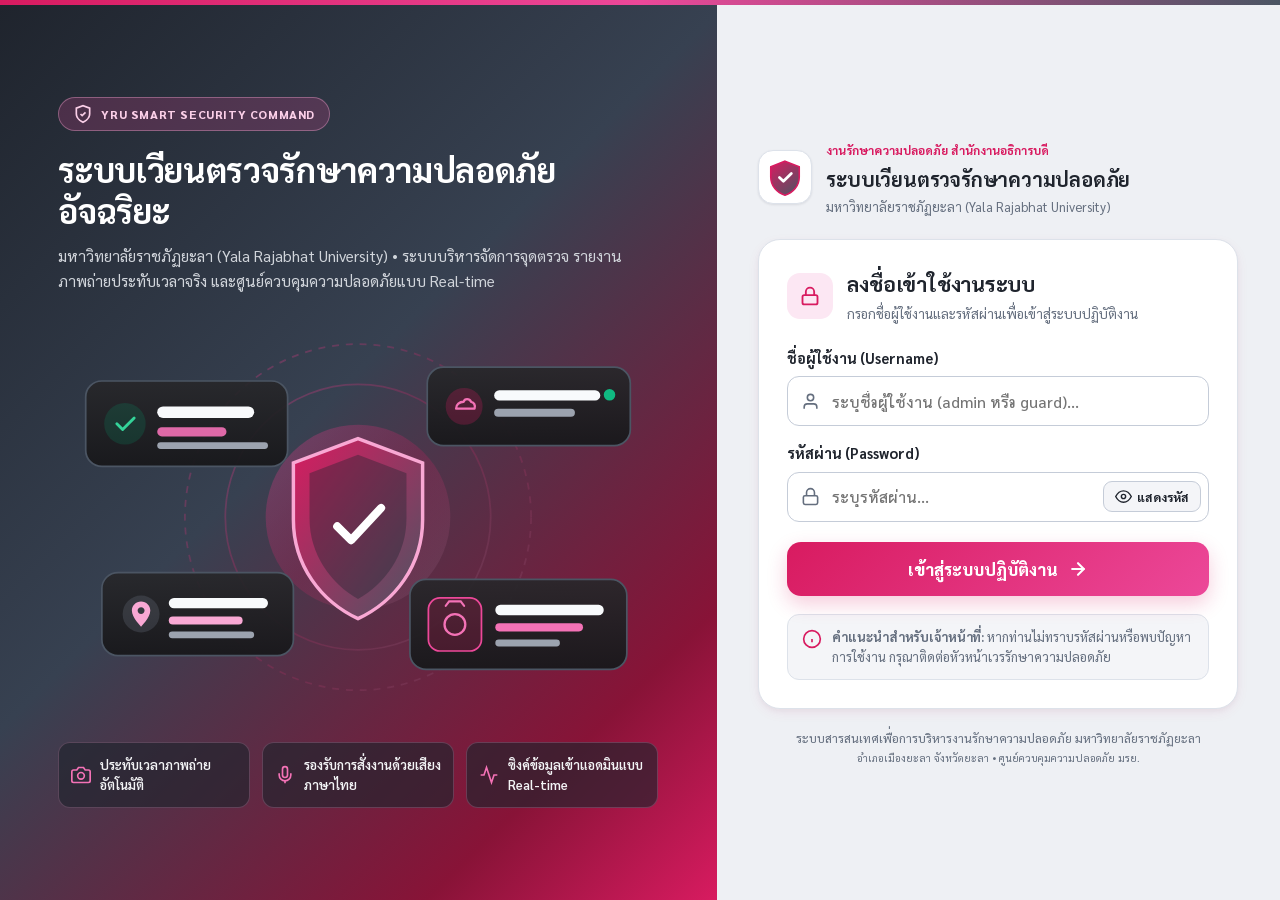
<file: index.html>
<!DOCTYPE html>
<html lang="th" data-theme="light">
<head>
  <meta charset="UTF-8">
  <meta name="viewport" content="width=device-width, initial-scale=1.0, maximum-scale=1.0, user-scalable=no, viewport-fit=cover">
  <title>ระบบเวียนตรวจรักษาความปลอดภัย - มหาวิทยาลัยราชภัฏยะลา</title>
  
  <!-- Fonts: Sarabun & Plus Jakarta Sans -->
  <link rel="preconnect" href="https://fonts.googleapis.com">
  <link rel="preconnect" href="https://fonts.gstatic.com" crossorigin>
  <link rel="stylesheet" href="https://fonts.googleapis.com/css2?family=Plus+Jakarta+Sans:wght@500;600;700;800&family=Sarabun:ital,wght@0,300;0,400;0,500;0,600;0,700;0,800;1,400;1,600&display=swap">
  
  <!-- เปิดในเบราว์เซอร์หลักของเครื่องอัตโนมัติเมื่อเข้าผ่าน LINE / แอปอื่น (เพื่อให้เปิดกล้องได้โดยตรง) -->
  <script src="js/browser-escape.js?v=6.6"></script>
  <!-- CSS -->
  <link rel="stylesheet" href="css/style.css?v=6.6">
  <!-- Auth Guard: บังคับให้เข้าสู่หน้า login.html ทุกครั้งที่มีการเปิดเข้าดูเว็บ -->
  <script>
    window.appLogout = function () {
      try {
        sessionStorage.clear();
        localStorage.removeItem('yru_sp_session');
      } catch (e) {}
      window.location.replace('login.html');
    };

    (function () {
      try {
        var savedTheme = localStorage.getItem('yru_sp_theme_v2') || localStorage.getItem('yru_sp_theme') || 'light';
        document.documentElement.setAttribute('data-theme', savedTheme);
        
        var session = sessionStorage.getItem('yru_sp_session');
        if (!session) {
          localStorage.removeItem('yru_sp_session');
          window.location.replace('login.html');
        }
      } catch (e) {
        window.location.replace('login.html');
      }
    })();
  </script>
</head>
<body class="wide">
  <!-- แถบสีประจำมหาวิทยาลัยด้านบนสุด -->
  <div class="uni-top-ribbon"></div>

  <!-- แถบส่วนหัวของเว็บไซต์แบบ Full-Wide (Official University Command Header Bar) -->
  <header class="bar" id="appHeader">
    <div class="bar-in">
      <!-- โลโก้และชื่อระบบพร้อม Vector Shield Emblem -->
      <div class="brand">
        <div class="brand-icon" aria-hidden="true">
          <svg viewBox="0 0 40 40" fill="none" class="brand-emblem-svg">
            <defs>
              <linearGradient id="hdrShieldGrad" x1="0" y1="0" x2="40" y2="40" gradientUnits="userSpaceOnUse">
                <stop stop-color="#D81B60"/>
                <stop offset="1" stop-color="#4B5563"/>
              </linearGradient>
            </defs>
            <path d="M20 3L35 9V20C35 29.8 28.5 36.8 20 39.5C11.5 36.8 5 29.8 5 20V9L20 3Z" fill="url(#hdrShieldGrad)"/>
            <path d="M20 7.5L31 12V19.8C31 27.2 26.2 32.6 20 34.8C13.8 32.6 9 27.2 9 19.8V12L20 7.5Z" fill="#0F172A" fill-opacity="0.28"/>
            <path d="M14.5 20.5L18.2 24.2L26 16.4" stroke="#FFFFFF" stroke-width="3" stroke-linecap="round" stroke-linejoin="round"/>
          </svg>
        </div>
        <div class="brand-text">
          <span class="brand-dept">งานรักษาความปลอดภัย กองกลาง</span>
          <h1>ระบบเวียนตรวจ รปภ. มรย.</h1>
          <small>มหาวิทยาลัยราชภัฏยะลา (Yala Rajabhat University)</small>
        </div>
      </div>

      <!-- ส่วนแสดงเวลา ปุ่มสลับมุมมอง และปุ่มออกจากระบบ -->
      <div class="header-right">
        <!-- นาฬิกาและวันที่ปัจจุบัน (เดินตามเวลาจริงพร้อมวินาที) -->
        <div class="clock-box" id="appClock" title="เวลาและวันที่ปัจจุบัน">
          <div class="clock-svg-wrap" aria-hidden="true">
            <svg class="svg-icon" viewBox="0 0 24 24" fill="none" stroke="currentColor" stroke-width="2">
              <circle cx="12" cy="12" r="10"/>
              <polyline points="12 6 12 12 16 14"/>
            </svg>
          </div>
          <div class="clock-meta">
            <span class="clock-label">เวลาปัจจุบัน</span>
            <span id="clockTime" class="clock-time">--:--:-- น.</span>
            <small id="clockDate" class="clock-date">วันที่</small>
          </div>
        </div>
        <script>
          (function () {
            var thaiMonths = ['ม.ค.','ก.พ.','มี.ค.','เม.ย.','พ.ค.','มิ.ย.','ก.ค.','ส.ค.','ก.ย.','ต.ค.','พ.ย.','ธ.ค.'];
            var tEl = document.getElementById('clockTime');
            var dEl = document.getElementById('clockDate');
            function updateHeaderClock() {
              var now = new Date();
              var h = String(now.getHours()).padStart(2, '0');
              var m = String(now.getMinutes()).padStart(2, '0');
              var s = String(now.getSeconds()).padStart(2, '0');
              if (tEl) tEl.textContent = h + ':' + m + ':' + s + ' น.';
              var d = now.getDate();
              var mon = thaiMonths[now.getMonth()];
              var y = (now.getFullYear() + 543) % 100;
              if (dEl) dEl.textContent = d + ' ' + mon + ' ' + y;
            }
            updateHeaderClock();
            setInterval(updateHeaderClock, 1000);
            window.__securityPatrolClockStarted = true;
          })();
        </script>

        <!-- ปุ่มออกจากระบบ -->
        <div class="user-pill" id="userPill">
          <button type="button" class="btn-logout-main" id="logoutBtn" onclick="window.appLogout()" title="กดเพื่อออกจากระบบ">
            <svg class="svg-icon" viewBox="0 0 24 24" fill="none" stroke="currentColor" stroke-width="2">
              <path d="M9 21H5a2 2 0 0 1-2-2V5a2 2 0 0 1 2-2h4"/>
              <polyline points="16 17 21 12 16 7"/>
              <line x1="21" y1="12" x2="9" y2="12"/>
            </svg>
            <span>ออกจากระบบ</span>
          </button>
        </div>

        <!-- ปุ่มสลับโหมดสีสบายตา / กลางคืน -->
        <button type="button" class="theme-toggle" id="themeToggle" title="สลับโหมดสีหน้าจอ">
          <svg class="svg-icon" viewBox="0 0 24 24" fill="none" stroke="currentColor" stroke-width="2">
            <path d="M21 12.79A9 9 0 1 1 11.21 3 7 7 0 0 0 21 12.79z"/>
          </svg>
        </button>
      </div>
    </div>

    <!-- ซ่อนไว้อัตโนมัติเนื่องจากแยกหน้าตามสิทธิ์ชัดเจน -->
    <div class="wrap" id="navTabsWrap" style="display: none;">
      <nav class="tabs">
        <button type="button" id="tabGuard" aria-selected="true" data-tab="guard">สำหรับ รปภ.</button>
        <button type="button" id="tabSupervisor" aria-selected="false" data-tab="supervisor">สำหรับหัวหน้าเวร</button>
      </nav>
    </div>
  </header>

  <!-- เนื้อหาหลักของระบบ (Full-Wide Responsive Container) -->
  <div class="wrap" id="appContent">
    <main>
      <!-- =========================================================
           ส่วนที่ 1: หน้าสำหรับเจ้าหน้าที่ รปภ. (ระบบบันทึกเวียนตรวจ)
           รองรับทั้งจอมือถือ และจอคอมพิวเตอร์/แท็บเล็ตแบบ Full-Wide 2 คอลัมน์
           ========================================================= -->
      <section id="panelGuard" class="tab-panel">
        <div class="guard-bento-layout">

          <!-- พื้นที่ 1: แบนเนอร์หัวข้อระบบเวียนตรวจพร้อม Vector Illustration -->
          <div class="role-welcome-banner guard-banner-modern guard-area-hero">
            <div class="banner-icon-modern" aria-hidden="true">
              <svg viewBox="0 0 64 64" fill="none" class="hero-illust-svg">
                <circle cx="32" cy="32" r="28" fill="#FFFFFF" fill-opacity="0.12" stroke="#FFFFFF" stroke-opacity="0.25" stroke-width="1.5" stroke-dasharray="4 4"/>
                <path d="M32 10L50 17V31C50 43.8 42.3 52.8 32 56C21.7 52.8 14 43.8 14 31V17L32 10Z" fill="#EC4899" fill-opacity="0.28" stroke="#F9A8D4" stroke-width="2.5"/>
                <path d="M24 32.5L29.5 38L41 26.5" stroke="#FFFFFF" stroke-width="4" stroke-linecap="round" stroke-linejoin="round"/>
              </svg>
            </div>
            <div class="banner-info">
              <div class="banner-top-tag">
                <span class="live-dot"></span>
                <span>SMART PATROL RECORDING SYSTEM • YRU</span>
              </div>
              <h2>บันทึกการเวียนตรวจรักษาความปลอดภัย</h2>
              <p>เลือกผลัดเวร ระบุอาคารสถานที่ แนบภาพถ่ายพร้อมประทับเวลาอัตโนมัติ และส่งรายงานเข้าศูนย์ควบคุมทันที</p>
            </div>
            <!-- ภาพประกอบกราฟิกด้านขวาของแบนเนอร์ -->
            <div class="banner-graphic-decor" aria-hidden="true">
              <svg viewBox="0 0 180 110" fill="none">
                <circle cx="130" cy="55" r="46" stroke="#F9A8D4" stroke-opacity="0.25" stroke-width="1.5"/>
                <circle cx="130" cy="55" r="30" stroke="#F472B6" stroke-opacity="0.35" stroke-width="1.5" stroke-dasharray="4 4"/>
                <rect x="18" y="24" width="90" height="62" rx="12" fill="#1F242D" fill-opacity="0.4" stroke="#F9A8D4" stroke-opacity="0.45" stroke-width="1.5"/>
                <circle cx="44" cy="48" r="10" fill="#EC4899" fill-opacity="0.38"/>
                <path d="M40 48L43 51L49 45" stroke="#FBCFE8" stroke-width="2" stroke-linecap="round"/>
                <rect x="60" y="42" width="36" height="6" rx="3" fill="#FFFFFF" fill-opacity="0.85"/>
                <rect x="60" y="53" width="24" height="5" rx="2.5" fill="#F9A8D4" fill-opacity="0.8"/>
                <rect x="34" y="68" width="60" height="5" rx="2.5" fill="#D1D5DB" fill-opacity="0.5"/>
              </svg>
            </div>
          </div>

          <!-- พื้นที่ 2: กล่องแจ้งเหตุฉุกเฉินด่วน (SOS Emergency Beacon Card) -->
          <div class="sos-banner-card guard-area-sos">
            <div class="sos-banner-info">
              <div class="sos-badge-pill">
                <svg class="svg-icon-sm" viewBox="0 0 24 24" fill="none" stroke="currentColor" stroke-width="2.5">
                  <path d="M10.29 3.86L1.82 18a2 2 0 0 0 1.71 3h16.94a2 2 0 0 0 1.71-3L13.71 3.86a2 2 0 0 0-3.42 0z"/>
                  <line x1="12" y1="9" x2="12" y2="13"/>
                  <line x1="12" y1="17" x2="12.01" y2="17"/>
                </svg>
                <span>เหตุฉุกเฉินเร่งด่วน (SOS BEACON)</span>
              </div>
              <h3>พบเหตุร้าย หรือต้องการกำลังเสริมด่วน?</h3>
              <p>พบบุคคลต้องสงสัย อัคคีภัย การบุกรุก หรืออุบัติเหตุร้ายแรง กดปุ่มส่งสัญญาณแจ้งเตือนหัวหน้าเวรทันที</p>
            </div>
            <button type="button" class="btn-sos-modern" id="sosPatrolBtn">
              <span class="sos-glow-circle"></span>
              <span class="sos-main-icon" aria-hidden="true">
                <svg class="svg-icon-lg" viewBox="0 0 24 24" fill="none" stroke="currentColor" stroke-width="2.2">
                  <path d="M12 2v4M4.93 4.93l2.83 2.83M2 12h4M18 12h4M16.24 7.76l2.83-2.83"/>
                  <path d="M7 18v-5a5 5 0 0 1 10 0v5"/>
                  <rect x="5" y="18" width="14" height="3" rx="1.5"/>
                </svg>
              </span>
              <span class="sos-btn-label">แจ้งเหตุฉุกเฉิน (SOS)</span>
            </button>
          </div>

          <!-- พื้นที่ 3: การ์ดแบบฟอร์มหลัก (Patrol Recording Form Card) -->
          <div class="card patrol-card-form guard-area-form">

            <!-- หมวดที่ 1: ข้อมูลกะและเจ้าหน้าที่ -->
            <div class="form-section-block">
              <div class="form-section-header">
                <span class="step-num-badge">1</span>
                <div>
                  <h3>กะเวลาและเจ้าหน้าที่ รปภ. ผู้ตรวจ</h3>
                  <p>เลือกผลัดเวรที่กำลังปฏิบัติหน้าที่ และตรวจสอบรายชื่อผู้เดินตรวจ</p>
                </div>
              </div>

              <!-- 1.1 ผลัดเวร (กะการทำงาน) พร้อมไอคอน SVG -->
              <div class="field-container shift-field-centered">
                <div class="shift-header-centered">
                  <div class="shift-title-pill">
                    <svg class="svg-icon" viewBox="0 0 24 24" fill="none" stroke="currentColor" stroke-width="2">
                      <circle cx="12" cy="12" r="10"/>
                      <polyline points="12 6 12 12 16 14"/>
                    </svg>
                    <span class="shift-title-text">ผลัดเวร (กะการทำงาน)</span>
                  </div>
                  <p class="shift-hint-text">แตะเลือกผลัดเวรที่ท่านกำลังปฏิบัติหน้าที่</p>
                </div>

                <div class="seg-shifts-modern" id="shiftPatrolSeg">
                  <button type="button" class="shift-btn shift-morning" aria-pressed="true" data-shift="morning" data-val="เช้า">
                    <span class="shift-badge-check">
                      <svg class="svg-icon-xs" viewBox="0 0 24 24" fill="none" stroke="currentColor" stroke-width="3">
                        <polyline points="20 6 9 17 4 12"/>
                      </svg>
                      กำลังเลือก
                    </span>
                    <div class="shift-icon-circle">
                      <svg class="shift-svg-icon" viewBox="0 0 24 24" fill="none" stroke="currentColor" stroke-width="2">
                        <circle cx="12" cy="12" r="5"/>
                        <line x1="12" y1="1" x2="12" y2="3"/>
                        <line x1="12" y1="21" x2="12" y2="23"/>
                        <line x1="4.22" y1="4.22" x2="5.64" y2="5.64"/>
                        <line x1="18.36" y1="18.36" x2="19.78" y2="19.78"/>
                        <line x1="1" y1="12" x2="3" y2="12"/>
                        <line x1="21" y1="12" x2="23" y2="12"/>
                        <line x1="4.22" y1="19.78" x2="5.64" y2="18.36"/>
                        <line x1="18.36" y1="5.64" x2="19.78" y2="4.22"/>
                      </svg>
                    </div>
                    <b class="shift-name-title">กะเช้า</b>
                    <span class="shift-time-badge">06:00 - 14:00 น.</span>
                  </button>

                  <button type="button" class="shift-btn shift-afternoon" aria-pressed="false" data-shift="afternoon" data-val="บ่าย">
                    <span class="shift-badge-check">
                      <svg class="svg-icon-xs" viewBox="0 0 24 24" fill="none" stroke="currentColor" stroke-width="3">
                        <polyline points="20 6 9 17 4 12"/>
                      </svg>
                      กำลังเลือก
                    </span>
                    <div class="shift-icon-circle">
                      <svg class="shift-svg-icon" viewBox="0 0 24 24" fill="none" stroke="currentColor" stroke-width="2">
                        <path d="M12 2v2"/>
                        <path d="m4.93 4.93 1.41 1.41"/>
                        <path d="M20 12h2"/>
                        <path d="m19.07 4.93-1.41 1.41"/>
                        <path d="M15.947 12.65a4 4 0 0 0-5.925-4.128"/>
                        <path d="M13 22H7a5 5 0 1 1 4.9-6H13a3 3 0 0 1 0 6Z"/>
                      </svg>
                    </div>
                    <b class="shift-name-title">กะบ่าย</b>
                    <span class="shift-time-badge">14:00 - 22:00 น.</span>
                  </button>

                  <button type="button" class="shift-btn shift-night" aria-pressed="false" data-shift="night" data-val="ดึก">
                    <span class="shift-badge-check">
                      <svg class="svg-icon-xs" viewBox="0 0 24 24" fill="none" stroke="currentColor" stroke-width="3">
                        <polyline points="20 6 9 17 4 12"/>
                      </svg>
                      กำลังเลือก
                    </span>
                    <div class="shift-icon-circle">
                      <svg class="shift-svg-icon" viewBox="0 0 24 24" fill="none" stroke="currentColor" stroke-width="2">
                        <path d="M21 12.79A9 9 0 1 1 11.21 3 7 7 0 0 0 21 12.79z"/>
                      </svg>
                    </div>
                    <b class="shift-name-title">กะดึก</b>
                    <span class="shift-time-badge">22:00 - 06:00 น.</span>
                  </button>
                </div>
              </div>

              <!-- 1.2 รายชื่อ รปภ. -->
              <div class="field-container" style="margin-top: 18px;">
                <label class="lbl-modern" for="guardPatrolSelect">
                  <svg class="svg-icon-sm label-svg" viewBox="0 0 24 24" fill="none" stroke="currentColor" stroke-width="2">
                    <path d="M20 21v-2a4 4 0 0 0-4-4H8a4 4 0 0 0-4 4v2"/>
                    <circle cx="12" cy="7" r="4"/>
                  </svg>
                  <span>ชื่อเจ้าหน้าที่ รปภ. ผู้เดินตรวจ:</span>
                </label>
                <div class="input-select-wrapper">
                  <select id="guardPatrolSelect" class="select-modern">
                    <option value="" disabled selected>-- แตะเพื่อเลือกรายชื่อเจ้าหน้าที่ --</option>
                    <option value="1 นายรอแม กามา">1. นายรอแม กามา</option>
                    <option value="2 นายศิลปชัย ขุนทรัพย์">2. นายศิลปชัย ขุนทรัพย์</option>
                    <option value="3 นายสุไลมาน สารี">3. นายสุไลมาน สารี</option>
                    <option value="4 นายกิตติวัฒน์ สระบัว">4. นายกิตติวัฒน์ สระบัว</option>
                    <option value="5 นายปิยศักดิ์ ศักดิ์สองเมือง">5. นายปิยศักดิ์ ศักดิ์สองเมือง</option>
                    <option value="6 นายสุกรี เจ๊ะมิง">6. นายสุกรี เจ๊ะมิง</option>
                    <option value="7 นายซุลกิฟลี วาแฉะ">7. นายซุลกิฟลี วาแฉะ</option>
                    <option value="8 นางภัณฑิรา วุฒิพงศ์">8. นางภัณฑิรา วุฒิพงศ์</option>
                    <option value="9 นายนาวาวี เซะ">9. นายนาวาวี เซะ</option>
                  </select>
                </div>
              </div>
            </div>

            <div class="form-divider"></div>

            <!-- หมวดที่ 2: สถานที่ / อาคาร -->
            <div class="form-section-block">
              <div class="form-section-header">
                <span class="step-num-badge">2</span>
                <div style="flex: 1;">
                  <div style="display:flex; justify-content:space-between; align-items:center; flex-wrap:wrap; gap:8px;">
                    <h3>สถานที่ / อาคารจุดตรวจ</h3>
                    <button type="button" class="btn-toggle-custom" id="toggleCustomLocBtn">
                      <svg class="svg-icon-sm" viewBox="0 0 24 24" fill="none" stroke="currentColor" stroke-width="2">
                        <path d="M12 20h9"/>
                        <path d="M16.5 3.5a2.121 2.121 0 0 1 3 3L7 19l-4 1 1-4L16.5 3.5z"/>
                      </svg>
                      <span>พิมพ์ระบุเอง</span>
                    </button>
                  </div>
                  <p>เลือกอาคารภายในมหาวิทยาลัยราชภัฏยะลา หรือกดพิมพ์ระบุเองหากอยู่นอกจุดตรวจ</p>
                </div>
              </div>

              <div class="field-container">
                <select id="locPatrolSelect" class="select-modern">
                  <option value="" disabled selected>-- แตะเพื่อเลือกจุดตรวจ (26 อาคารสถานที่) --</option>
                  <optgroup label="อาคารเรียน สำนักงาน และคณะ">
                    <option value="อาคารเรียน 1">อาคารเรียน 1</option>
                    <option value="อาคาร 2 ศูนย์ศิลปวัฒนธรรม">อาคาร 2 ศูนย์ศิลปวัฒนธรรม</option>
                    <option value="อาคารเรียน 3 วิทยาศาสตร์ฮาลาล">อาคารเรียน 3 วิทยาศาสตร์ฮาลาล</option>
                    <option value="อาคารเรียน 4 สถาบันวิจัยและพัฒนาชายแดนใต้">อาคารเรียน 4 สถาบันวิจัยและพัฒนาชายแดนใต้</option>
                    <option value="อาคารเรียน 5 คณะวิทยาศาสตร์เทคโนโลยีและการเกษตร">อาคารเรียน 5 คณะวิทยาศาสตร์เทคโนโลยีและการเกษตร</option>
                    <option value="อาคารเรียน 6 สาขาวิชาคอมพิวเตอร์">อาคารเรียน 6 สาขาวิชาคอมพิวเตอร์</option>
                    <option value="อาคาร 7 ศูนย์บรรณสารสนเทศ">อาคาร 7 ศูนย์บรรณสารสนเทศ (หอสมุดกลาง)</option>
                    <option value="อาคาร 8 ยะลาพาเลส @INN YRU">อาคาร 8 ยะลาพาเลส @INN YRU</option>
                    <option value="อาคาร 9 ศูนย์วิทยาศาสตร์และวิทยาศาสตร์ประยุกต์">อาคาร 9 ศูนย์วิทยาศาสตร์และวิทยาศาสตร์ประยุกต์</option>
                    <option value="อาคาร 10A-10B สาขาวิชาศิลปะ">อาคาร 10A-10B สาขาวิชาศิลปะ</option>
                    <option value="อาคารเรียน 15 สาขาวิชาเกษตรศาสตร์ฯ">อาคารเรียน 15 สาขาวิชาเกษตรศาสตร์ฯ</option>
                    <option value="อาคารเรียน 16 สาขาวิชาวิทยาศาสตร์และเทคโนโลยีการอาหาร">อาคารเรียน 16 สาขาวิชาวิทยาศาสตร์และเทคโนโลยีการอาหาร</option>
                    <option value="อาคารเรียน 18">อาคารเรียน 18</option>
                    <option value="อาคารเรียน 20 อาคารเฉลิมพระเกียรติ 50 พรรษาฯ">อาคารเรียน 20 อาคารเฉลิมพระเกียรติ 50 พรรษาฯ</option>
                    <option value="อาคาร 21 หอประชุมเฉลิมพระเกียรติ 80 พรรษาฯ">อาคาร 21 หอประชุมเฉลิมพระเกียรติ 80 พรรษาฯ</option>
                    <option value="อาคาร 23 คณะวิทยาการจัดการ">อาคาร 23 คณะวิทยาการจัดการ</option>
                    <option value="อาคาร 24 อาคารสังคมศาสตร์">อาคาร 24 อาคารสังคมศาสตร์</option>
                    <option value="อาคาร 25 อาคารเทคโนโลยีสารสนเทศ">อาคาร 25 อาคารเทคโนโลยีสารสนเทศ</option>
                  </optgroup>
                  <optgroup label="ศูนย์อาหาร กิจกรรม และบริการ">
                    <option value="อาคาร 22 อาคารกิจกรรมนักศึกษา (Student Union)">อาคาร 22 อาคารกิจกรรมนักศึกษา (Student Union)</option>
                    <option value="อาคาร 31 ศูนย์แสดงและจำหน่ายผลิตภัณฑ์ฯ YRU FreshMart">อาคาร 31 ศูนย์แสดงและจำหน่ายผลิตภัณฑ์ฯ YRU FreshMart</option>
                    <option value="อาคาร 32 อาคารห้องปฏิบัติการอาหารและโภชนาการ">อาคาร 32 อาคารห้องปฏิบัติการอาหารและโภชนาการ</option>
                    <option value="อาคาร 33 อาคารละหมาด">อาคาร 33 อาคารละหมาด</option>
                    <option value="อาคาร 34 ศูนย์อาหาร มรย.">อาคาร 34 ศูนย์อาหาร มรย.</option>
                    <option value="อาคาร 35 ห้องฉายภาพยนต์">อาคาร 35 ห้องฉายภาพยนต์</option>
                    <option value="หอประชุมเล็ก + อาคารประกอบ">หอประชุมเล็ก + อาคารประกอบ</option>
                  </optgroup>
                  <optgroup label="อาคารสนับสนุนและงานสถานที่">
                    <option value="อาคาร 17 อาคารพัสดุกลางและงานอาคารสถานที่">อาคาร 17 อาคารพัสดุกลางและงานอาคารสถานที่</option>
                  </optgroup>
                </select>

                <div class="custom-loc-box" id="customLocWrap" style="display:none; margin-top: 10px;">
                  <input type="text" id="customLocPatrolInput" class="input-modern" placeholder="พิมพ์ระบุชื่อสถานที่นอกจุดตรวจ เช่น ลานจอดรถหลังอาคาร 5...">
                </div>
              </div>
            </div>

            <div class="form-divider"></div>

            <!-- หมวดที่ 3: ภาพถ่ายและบันทึกเหตุการณ์ -->
            <div class="form-section-block">
              <div class="form-section-header">
                <span class="step-num-badge">3</span>
                <div>
                  <h3>หลักฐานภาพถ่ายและบันทึกเหตุการณ์</h3>
                  <p>แนบภาพถ่ายหน้างานพร้อมประทับเวลาอัตโนมัติ และระบุรายละเอียดการเดินตรวจ</p>
                </div>
              </div>

              <!-- 3.1 ถ่ายภาพพร้อม Vector Camera Viewfinder Illustration -->
              <div class="field-container">
                <div class="photo-header-row">
                  <label class="lbl-modern" style="margin-bottom:0;">
                    <svg class="svg-icon-sm label-svg" viewBox="0 0 24 24" fill="none" stroke="currentColor" stroke-width="2">
                      <path d="M23 19a2 2 0 0 1-2 2H3a2 2 0 0 1-2-2V8a2 2 0 0 1 2-2h4l2-3h6l2 3h4a2 2 0 0 1 2 2z"/>
                      <circle cx="12" cy="13" r="4"/>
                    </svg>
                    <span>ภาพถ่ายขณะปฏิบัติหน้าที่ (บังคับอย่างน้อย 2 รูปขึ้นไป):</span>
                  </label>
                  <span class="photo-req-badge photo-req-warn" id="photoCountBadge">ยังไม่ได้ถ่ายรูป (0/2 รูป)</span>
                </div>
                
                <!-- ปุ่มเปิดกล้องถ่ายภาพหน้างานโดยตรง (เปิดกล้องหลังทันที ไม่ผ่านอัลบั้มรูป) -->
                <button type="button" class="photo-dropzone-btn" id="triggerCamBtn" aria-label="แตะที่นี่เพื่อเปิดกล้องถ่ายภาพหน้างาน">
                  <div class="photo-dropzone-icon" aria-hidden="true">
                    <!-- Custom Vector Camera & Timestamp Illustration -->
                    <svg viewBox="0 0 56 56" fill="none" class="cam-vector-svg">
                      <rect x="4" y="4" width="48" height="48" rx="14" fill="currentColor" fill-opacity="0.1"/>
                      <path d="M18 21H21L23 18H33L35 21H38C39.6569 21 41 22.3431 41 24V36C41 37.6569 39.6569 39 38 39H18C16.3431 39 15 37.6569 15 36V24C15 22.3431 16.3431 21 18 21Z" stroke="currentColor" stroke-width="2.4" stroke-linejoin="round"/>
                      <circle cx="28" cy="30" r="5" stroke="currentColor" stroke-width="2.4"/>
                      <path d="M12 16V12H16M40 12H44V16M12 40V44H16M40 44H44V40" stroke="currentColor" stroke-width="1.8" stroke-linecap="round"/>
                    </svg>
                  </div>
                  <div class="photo-dropzone-text">
                    <b id="camBtnMainText">แตะที่นี่เพื่อเปิดกล้องถ่ายภาพหน้างาน</b>
                    <small id="camBtnSubText">ถ่ายเสร็จจะดึงรูปเข้ามาใส่ทันทีพร้อมประทับเวลาอัตโนมัติ (บังคับถ่าย 2 รูปขึ้นไป)</small>
                  </div>
                </button>
                <!-- Fallback Native Camera Input (ใช้เฉพาะกรณีเบราว์เซอร์ไม่รองรับ Live Camera Stream) -->
                <input
                  type="file"
                  accept="image/*"
                  capture="environment"
                  id="camPatrolInput"
                  hidden
                  style="display: none;"
                  aria-label="เปิดกล้องถ่ายภาพหน้างาน"
                >

                <!-- ช่องแสดงรูปภาพที่ถ่ายแล้ว ดึงเข้ามาแสดงทันทีทีละรูป -->
                <div class="thumbs-modern" id="thumbPatrolContainer"></div>
              </div>

              <!-- 3.2 ข้อความบันทึกเหตุการณ์ & ไมค์ -->
              <div class="field-container" style="margin-top: 22px;">
                <div class="sec-head">
                  <label class="lbl-modern" style="margin-bottom:0;" for="notePatrolInput">
                    <svg class="svg-icon-sm label-svg" viewBox="0 0 24 24" fill="none" stroke="currentColor" stroke-width="2">
                      <path d="M14 2H6a2 2 0 0 0-2 2v16a2 2 0 0 0 2 2h12a2 2 0 0 0 2-2V8z"/>
                      <polyline points="14 2 14 8 20 8"/>
                      <line x1="16" y1="13" x2="8" y2="13"/>
                      <line x1="16" y1="17" x2="8" y2="17"/>
                    </svg>
                    <span>บันทึกเหตุการณ์ / รายละเอียด:</span>
                  </label>
                  <span class="mic-hint-badge">
                    <svg class="svg-icon-xs" viewBox="0 0 24 24" fill="none" stroke="currentColor" stroke-width="2.2">
                      <path d="M12 2a3 3 0 0 0-3 3v7a3 3 0 0 0 6 0V5a3 3 0 0 0-3-3Z"/>
                      <path d="M19 10v2a7 7 0 0 1-14 0v-2"/>
                    </svg>
                    <span>รองรับพิมพ์ด้วยเสียง</span>
                  </span>
                </div>

                <!-- Quick note chips with SVG icons -->
                <div class="quick-chips-bar">
                  <span class="quick-chips-lbl">
                    <svg class="svg-icon-xs" viewBox="0 0 24 24" fill="none" stroke="currentColor" stroke-width="2.5">
                      <polygon points="13 2 3 14 12 14 11 22 21 10 12 10 13 2"/>
                    </svg>
                    <span>ข้อความด่วน:</span>
                  </span>
                  <div class="quick-chips-list">
                    <button type="button" class="chip-quick-note" data-text="เหตุการณ์ปกติ เรียบร้อยดี">
                      <svg class="svg-icon-xs" viewBox="0 0 24 24" fill="none" stroke="currentColor" stroke-width="2.5"><polyline points="20 6 9 17 4 12"/></svg>
                      <span>ปกติ เรียบร้อย</span>
                    </button>
                    <button type="button" class="chip-quick-note" data-text="ตรวจล็อกประตูหน้าต่างเรียบร้อย">
                      <svg class="svg-icon-xs" viewBox="0 0 24 24" fill="none" stroke="currentColor" stroke-width="2.2"><rect x="3" y="11" width="18" height="11" rx="2"/><path d="M7 11V7a5 5 0 0 1 10 0v4"/></svg>
                      <span>ตรวจล็อกแล้ว</span>
                    </button>
                    <button type="button" class="chip-quick-note" data-text="พบหลอดไฟทางเดินดับ">
                      <svg class="svg-icon-xs" viewBox="0 0 24 24" fill="none" stroke="currentColor" stroke-width="2.2"><path d="M9 18h6"/><path d="M10 22h4"/><path d="M15.09 14c.18-.98.65-1.74 1.41-2.5A4.65 4.65 0 0 0 18 8 6 6 0 0 0 6 8c0 1 .23 2.23 1.5 3.5A4.61 4.61 0 0 1 8.91 14"/></svg>
                      <span>ไฟทางเดินดับ</span>
                    </button>
                    <button type="button" class="chip-quick-note" data-text="พบประตูเปิดทิ้งไว้ ไม่ได้ล็อก">
                      <svg class="svg-icon-xs" viewBox="0 0 24 24" fill="none" stroke="currentColor" stroke-width="2.2"><path d="M13 4h3a2 2 0 0 1 2 2v14"/><path d="M2 20h3"/><path d="M13 20h9"/><path d="M10 12v.01"/><path d="M13 4.562v16.157a1 1 0 0 1-1.242.97L5 20V5.562a2 2 0 0 1 1.515-1.94l4-1A2 2 0 0 1 13 4.561Z"/></svg>
                      <span>ประตูเปิดทิ้งไว้</span>
                    </button>
                    <button type="button" class="chip-quick-note" data-text="พบบุคคลภายนอกน่าสงสัย">
                      <svg class="svg-icon-xs" viewBox="0 0 24 24" fill="none" stroke="currentColor" stroke-width="2.2"><circle cx="12" cy="8" r="5"/><path d="M20 21a8 8 0 1 0-16 0"/></svg>
                      <span>พบบุคคลน่าสงสัย</span>
                    </button>
                    <button type="button" class="chip-quick-note" data-text="อุปกรณ์ดับเพลิงอยู่ในสภาพพร้อมใช้">
                      <svg class="svg-icon-xs" viewBox="0 0 24 24" fill="none" stroke="currentColor" stroke-width="2.2"><path d="M12 22s8-4 8-10V5l-8-3-8 3v7c0 6 8 10 8 10z"/></svg>
                      <span>ถังดับเพลิงพร้อมใช้</span>
                    </button>
                  </div>
                </div>

                <div class="note-wrap-modern">
                  <!-- Listening status bar -->
                  <div id="micListeningBar" class="mic-listening-bar" style="display: none;">
                    <div class="mic-live-indicator">
                      <span class="mic-pulse-dot"></span>
                      <span class="mic-live-label">กำลังฟังเสียงพูดภาษาไทย...</span>
                    </div>
                    <div class="sound-wave-anim">
                      <span></span><span></span><span></span><span></span><span></span>
                    </div>
                    <button type="button" class="btn-stop-listening" id="stopListeningBtn">เสร็จสิ้น</button>
                  </div>

                  <textarea id="notePatrolInput" class="textarea-modern" placeholder="แตะที่นี่เพื่อพิมพ์รายละเอียด หรือกดปุ่มไมโครโฟนด้านล่างขวาเพื่อสั่งงานด้วยเสียงภาษาไทย..."></textarea>
                  <button type="button" class="mic-modern" id="micPatrolBtn" title="กดเพื่อเริ่มพูดภาษาไทย">
                    <span class="mic-icon" aria-hidden="true">
                      <svg class="svg-icon" viewBox="0 0 24 24" fill="none" stroke="currentColor" stroke-width="2.2">
                        <path d="M12 2a3 3 0 0 0-3 3v7a3 3 0 0 0 6 0V5a3 3 0 0 0-3-3Z"/>
                        <path d="M19 10v2a7 7 0 0 1-14 0v-2"/>
                        <line x1="12" y1="19" x2="12" y2="22"/>
                      </svg>
                    </span>
                  </button>
                </div>
              </div>

              <!-- 3.3 Checkbox พื้นที่เสี่ยง -->
              <label class="risk-card-modern" for="riskPatrolChk">
                <input type="checkbox" id="riskPatrolChk">
                <div class="risk-card-content">
                  <div class="risk-title-row">
                    <span class="risk-icon-shield" aria-hidden="true">
                      <svg class="svg-icon" viewBox="0 0 24 24" fill="none" stroke="currentColor" stroke-width="2.2">
                        <path d="M10.29 3.86L1.82 18a2 2 0 0 0 1.71 3h16.94a2 2 0 0 0 1.71-3L13.71 3.86a2 2 0 0 0-3.42 0z"/>
                        <line x1="12" y1="9" x2="12" y2="13"/>
                        <line x1="12" y1="17" x2="12.01" y2="17"/>
                      </svg>
                    </span>
                    <b>ทำเครื่องหมายหากเป็น "พื้นที่เสี่ยง / ควรเฝ้าระวังพิเศษ"</b>
                  </div>
                  <p>รายงานนี้จะถูกติดป้ายสถานะสีอำพัน เพื่อให้หัวหน้าเวรและผู้บริหารตรวจสอบเป็นพิเศษ</p>
                </div>
              </label>

            </div>

            <!-- ปุ่มบันทึกข้อมูลหลัก -->
            <div class="form-submit-row">
              <button type="button" class="btn-submit-patrol" id="submitPatrolBtn">
                <span class="submit-icon" aria-hidden="true">
                  <svg class="svg-icon-lg" viewBox="0 0 24 24" fill="none" stroke="currentColor" stroke-width="2.2">
                    <path d="M19 21H5a2 2 0 0 1-2-2V5a2 2 0 0 1 2-2h11l5 5v11a2 2 0 0 1-2 2z"/>
                    <polyline points="17 21 17 13 7 13 7 21"/>
                    <polyline points="7 3 7 8 15 8"/>
                  </svg>
                </span>
                <span class="submit-text">บันทึกข้อมูลเข้าสู่ระบบ</span>
              </button>
            </div>

          </div>

          <!-- พื้นที่ 4: รายการประวัติการเวียนตรวจล่าสุดของผลัดนี้ -->
          <div class="card recent-logs-container guard-area-logs">
            <div class="recent-logs-header">
              <div class="recent-logs-title-group">
                <span class="recent-logs-icon" aria-hidden="true">
                  <svg class="svg-icon" viewBox="0 0 24 24" fill="none" stroke="currentColor" stroke-width="2">
                    <path d="M14 2H6a2 2 0 0 0-2 2v16a2 2 0 0 0 2 2h12a2 2 0 0 0 2-2V8z"/>
                    <polyline points="14 2 14 8 20 8"/>
                    <line x1="16" y1="13" x2="8" y2="13"/>
                    <line x1="16" y1="17" x2="8" y2="17"/>
                  </svg>
                </span>
                <div>
                  <h3>ประวัติการบันทึกเวียนตรวจวันนี้</h3>
                  <p>รายการที่บันทึกแล้วจะซิงค์ไปยังแอดมินทันที</p>
                </div>
              </div>
              <span id="guardLogCount" class="recent-count-tag">0 รายการ</span>
            </div>
            <div id="guardRecentLogs" class="recent-logs-feed">
              <!-- Rendered by JS -->
            </div>
          </div>

        </div>
      </section>

      <!-- =========================================================
           ส่วนที่ 2: หน้าสำหรับหัวหน้าเวร / แอดมิน (Command Center Dashboard)
           ออกแบบ Full-Wide 100% สำหรับจอ PC/Tablet และรองรับมือถือครบถ้วน
           ========================================================= -->
      <section id="panelSupervisor" class="tab-panel" hidden>

        <!-- แบนเนอร์หัวข้อระดับผู้บริหาร / หัวหน้าเวร พร้อม Vector Command Illustration -->
        <div class="role-welcome-banner admin-banner">
          <div class="banner-icon" aria-hidden="true">
            <svg viewBox="0 0 64 64" fill="none" class="hero-illust-svg">
              <rect x="8" y="12" width="48" height="36" rx="6" fill="#FFFFFF" fill-opacity="0.14" stroke="#F9A8D4" stroke-width="2.5"/>
              <path d="M18 36L26 28L34 33L46 21" stroke="#FFFFFF" stroke-width="3.5" stroke-linecap="round" stroke-linejoin="round"/>
              <circle cx="46" cy="21" r="3.5" fill="#F9A8D4"/>
              <path d="M24 54H40M32 48V54" stroke="#F9A8D4" stroke-width="2.5" stroke-linecap="round"/>
            </svg>
          </div>
          <div class="banner-info">
            <div class="banner-top-tag">
              <span class="live-dot"></span>
              <span>SECURITY OPERATIONS COMMAND CENTER</span>
            </div>
            <h2>ศูนย์บริหารจัดการและตรวจสอบรายงานการเดินตรวจ</h2>
            <p>ติดตามผลการปฏิบัติงานของเจ้าหน้าที่ รปภ. แบบ Real-time ตรวจสอบภาพถ่ายย้อนหลัง และส่งออกฐานข้อมูลรายงาน</p>
          </div>
          <div class="banner-badge">
            <svg class="svg-icon-sm" viewBox="0 0 24 24" fill="none" stroke="currentColor" stroke-width="2.2">
              <path d="M12 22s8-4 8-10V5l-8-3-8 3v7c0 6 8 10 8 10z"/>
              <path d="m9 12 2 2 4-4"/>
            </svg>
            <span>สิทธิ์ผู้ดูแลระบบ</span>
          </div>
        </div>

        <!-- แถบสถานะฐานข้อมูล SQL และการซิงค์รับรายงานสดจาก รปภ. -->
        <div class="sync-banner-row">
          <div class="sync-status-left" style="flex-wrap: wrap; gap: 10px;">
            <span class="sync-dot live"></span>
            <span id="cloudSyncStatusText">เชื่อมต่อฐานข้อมูล SQL (patrol_records &amp; patrol_images) พร้อมรับข้อมูลและรูปภาพจาก รปภ. แบบ Real-time</span>
            <span class="tag ok" id="sqlDbStatusBadge" style="font-size: 12.5px; padding: 4px 10px;">SQL DB: Connected</span>
          </div>
          <div class="sync-actions-right">
            <button type="button" class="btn btn-primary-teal" id="syncCloudBtn">
              <svg class="svg-icon-sm" viewBox="0 0 24 24" fill="none" stroke="currentColor" stroke-width="2.2">
                <polyline points="23 4 23 10 17 10"/>
                <polyline points="1 20 1 14 7 14"/>
                <path d="M3.51 9a9 9 0 0 1 14.85-3.36L23 10M1 14l4.64 4.36A9 9 0 0 0 20.49 15"/>
              </svg>
              <span>ซิงค์ข้อมูลจากฐานข้อมูล / คลาวด์</span>
            </button>
          </div>
        </div>

        <!-- การ์ดสรุปตัวเลขสถิติ 4 ช่อง (KPI Bento Cards with Vector SVG Icons) -->
        <div class="stats-grid">
          <div class="stat-card">
            <div class="stat-icon" aria-hidden="true">
              <svg viewBox="0 0 24 24" fill="none" stroke="currentColor" stroke-width="2">
                <path d="M14 2H6a2 2 0 0 0-2 2v16a2 2 0 0 0 2 2h12a2 2 0 0 0 2-2V8z"/>
                <polyline points="14 2 14 8 20 8"/>
                <line x1="16" y1="13" x2="8" y2="13"/>
                <line x1="16" y1="17" x2="8" y2="17"/>
                <polyline points="10 9 9 9 8 9"/>
              </svg>
            </div>
            <div class="stat-meta">
              <span class="stat-label">รายงานบันทึกทั้งหมด</span>
              <b id="statTotal" class="stat-value">0</b>
              <small>รายการในระบบฐานข้อมูล</small>
            </div>
          </div>

          <div class="stat-card ok-stat">
            <div class="stat-icon" aria-hidden="true">
              <svg viewBox="0 0 24 24" fill="none" stroke="currentColor" stroke-width="2.2">
                <path d="M22 11.08V12a10 10 0 1 1-5.93-9.14"/>
                <polyline points="22 4 12 14.01 9 11.01"/>
              </svg>
            </div>
            <div class="stat-meta">
              <span class="stat-label">สถานะปกติเรียบร้อย</span>
              <b id="statOk" class="stat-value">0</b>
              <small>จุดตรวจที่เหตุการณ์ปกติ</small>
            </div>
          </div>

          <div class="stat-card alert-stat">
            <div class="stat-icon" aria-hidden="true">
              <svg viewBox="0 0 24 24" fill="none" stroke="currentColor" stroke-width="2.2">
                <path d="M10.29 3.86L1.82 18a2 2 0 0 0 1.71 3h16.94a2 2 0 0 0 1.71-3L13.71 3.86a2 2 0 0 0-3.42 0z"/>
                <line x1="12" y1="9" x2="12" y2="13"/>
                <line x1="12" y1="17" x2="12.01" y2="17"/>
              </svg>
            </div>
            <div class="stat-meta">
              <span class="stat-label">พบปัญหา / ผิดปกติ</span>
              <b id="statAlert" class="stat-value">0</b>
              <small>รายการแจ้งเตือนที่ต้องตรวจสอบ</small>
            </div>
          </div>

          <div class="stat-card cp-stat">
            <div class="stat-icon" aria-hidden="true">
              <svg viewBox="0 0 24 24" fill="none" stroke="currentColor" stroke-width="2.2">
                <path d="M21 10c0 7-9 13-9 13s-9-6-9-13a9 9 0 0 1 18 0z"/>
                <circle cx="12" cy="10" r="3"/>
              </svg>
            </div>
            <div class="stat-meta">
              <span class="stat-label">จุดตรวจในมหาวิทยาลัย</span>
              <b id="statActiveCp" class="stat-value">10</b>
              <small>จุดตรวจหลักที่เปิดใช้งาน</small>
            </div>
          </div>
        </div>

        <!-- แถวคู่สำหรับจอใหญ่: กล่องแจ้งเตือนเหตุผิดปกติ + กล่องค้นหาและกรองข้อมูล -->
        <div class="admin-panels-grid">
          <!-- กล่องแจ้งเตือนเหตุผิดปกติล่าสุด -->
          <div class="card incident-section-card">
            <div class="section-title-row">
              <div class="title-with-svg">
                <div class="section-svg-badge alert-svg-badge">
                  <svg class="svg-icon" viewBox="0 0 24 24" fill="none" stroke="currentColor" stroke-width="2.2">
                    <path d="M10.29 3.86L1.82 18a2 2 0 0 0 1.71 3h16.94a2 2 0 0 0 1.71-3L13.71 3.86a2 2 0 0 0-3.42 0z"/>
                    <line x1="12" y1="9" x2="12" y2="13"/>
                    <line x1="12" y1="17" x2="12.01" y2="17"/>
                  </svg>
                </div>
                <div>
                  <h2 class="section-title alert-title">รายการแจ้งเหตุผิดปกติและเหตุด่วนล่าสุด</h2>
                  <p class="section-subtitle">รวบรวมเฉพาะจุดที่ รปภ. แจ้งว่าพบปัญหา พื้นที่เสี่ยง หรือแจ้งเหตุด่วนฉุกเฉิน</p>
                </div>
              </div>
            </div>
            <div id="incidentList" class="incident-feed-list">
              <!-- Rendered by JS -->
            </div>
          </div>

          <!-- กล่องค้นหา กรองข้อมูล และดาวน์โหลดไฟล์ Excel / SQL -->
          <div class="card filter-section-card">
            <div class="section-title-row" style="margin-bottom: 18px;">
              <div class="title-with-svg">
                <div class="section-svg-badge teal-svg-badge">
                  <svg class="svg-icon" viewBox="0 0 24 24" fill="none" stroke="currentColor" stroke-width="2.2">
                    <circle cx="11" cy="11" r="8"/>
                    <line x1="21" y1="21" x2="16.65" y2="16.65"/>
                  </svg>
                </div>
                <div>
                  <h2 class="section-title">ค้นหา กรองข้อมูล และส่งออกรายงาน</h2>
                  <p class="section-subtitle">เลือกวันที่ กะเวลา หรือสถานะที่ต้องการตรวจสอบ พร้อมส่งออกไฟล์ CSV หรือ SQL</p>
                </div>
              </div>
              <div class="export-toolbar-group">
                <button type="button" class="btn btn-excel" id="exportCsvBtn">
                  <svg class="svg-icon-sm" viewBox="0 0 24 24" fill="none" stroke="currentColor" stroke-width="2.2">
                    <path d="M21 15v4a2 2 0 0 1-2 2H5a2 2 0 0 1-2-2v-4"/>
                    <polyline points="7 10 12 15 17 10"/>
                    <line x1="12" y1="15" x2="12" y2="3"/>
                  </svg>
                  <span>ดาวน์โหลด Excel (CSV)</span>
                </button>
                <button type="button" class="btn btn-indigo" id="exportSqlBtn" title="ดาวน์โหลดคำสั่ง SQL INSERT/CREATE TABLE ทั้งหมด">
                  <svg class="svg-icon-sm" viewBox="0 0 24 24" fill="none" stroke="currentColor" stroke-width="2">
                    <ellipse cx="12" cy="5" rx="9" ry="3"/>
                    <path d="M21 12c0 1.66-4 3-9 3s-9-1.34-9-3"/>
                    <path d="M3 5v14c0 1.66 4 3 9 3s9-1.34 9-3V5"/>
                  </svg>
                  <span>ส่งออกฐานข้อมูล (.sql)</span>
                </button>
                <button type="button" class="btn ghost" id="viewSqlLogsBtn" title="เปิดดูประวัติคำสั่ง SQL ที่รัน">
                  <svg class="svg-icon-sm" viewBox="0 0 24 24" fill="none" stroke="currentColor" stroke-width="2">
                    <polyline points="4 17 10 11 4 5"/>
                    <line x1="12" y1="19" x2="20" y2="19"/>
                  </svg>
                  <span>ดูคำสั่ง SQL</span>
                </button>
              </div>
            </div>

            <div class="filter-controls-grid">
              <div>
                <label class="lbl" for="filterDate">เลือกวันที่ต้องการดู:</label>
                <input type="date" id="filterDate">
              </div>
              <div>
                <label class="lbl" for="filterShift">เลือกกะทำงาน:</label>
                <select id="filterShift">
                  <option value="all">แสดงทุกกะทำงาน (เช้า / บ่าย / ดึก)</option>
                  <option value="morning">เฉพาะกะเช้า (06:00 - 14:00)</option>
                  <option value="afternoon">เฉพาะกะบ่าย (14:00 - 22:00)</option>
                  <option value="night">เฉพาะกะดึก (22:00 - 06:00)</option>
                </select>
              </div>
              <div>
                <label class="lbl" for="filterStatus">เลือกสถานะผลการตรวจ:</label>
                <select id="filterStatus">
                  <option value="all">แสดงทุกรายการทั้งหมด</option>
                  <option value="ok">เฉพาะรายการที่ปกติเรียบร้อย</option>
                  <option value="alert">เฉพาะรายการที่พบปัญหา / ผิดปกติ</option>
                  <option value="risk">เฉพาะจุดเสี่ยงเฝ้าระวังพิเศษ</option>
                  <option value="off">เฉพาะเหตุด่วนนอกจุดตรวจ</option>
                </select>
              </div>
              <div style="display: flex; align-items: flex-end;">
                <button type="button" class="btn ghost" id="resetFilterBtn" style="width: 100%; min-height: 50px;">
                  <svg class="svg-icon-sm" viewBox="0 0 24 24" fill="none" stroke="currentColor" stroke-width="2">
                    <path d="M3 12a9 9 0 1 0 9-9 9.75 9.75 0 0 0-6.74 2.74L3 8"/>
                    <path d="M3 3v5h5"/>
                  </svg>
                  <span>ล้างตัวกรองทั้งหมด</span>
                </button>
              </div>
            </div>
          </div>
        </div>

        <!-- ตารางบันทึกการตรวจทั้งหมด พร้อมปุ่มแก้ไข/ลบสำหรับแอดมิน -->
        <div class="card table-section-card">
          <div class="section-title-row" style="margin-bottom: 16px;">
            <div class="title-with-svg">
              <div class="section-svg-badge indigo-svg-badge">
                <svg class="svg-icon" viewBox="0 0 24 24" fill="none" stroke="currentColor" stroke-width="2">
                  <rect x="3" y="3" width="18" height="18" rx="2"/>
                  <line x1="3" y1="9" x2="21" y2="9"/>
                  <line x1="9" y1="21" x2="9" y2="9"/>
                </svg>
              </div>
              <div>
                <h2 class="section-title">ตารางประวัติการเดินตรวจทั้งหมด (Full History of Patrol Rounds)</h2>
                <p class="section-subtitle">แสดงข้อมูลและรูปภาพหลักฐานทุกรอบที่ส่งมาจากบัญชีเจ้าหน้าที่ รปภ. ลงในฐานข้อมูล SQL (สามารถติ๊กเลือกรายการเพื่อลบหลายรายการ, กดปุ่ม <b>"ลบ"</b> รายการเดี่ยว หรือกด <b>"ลบประวัติทั้งหมด"</b>)</p>
              </div>
            </div>
            <div style="display: flex; align-items: center; gap: 10px; flex-wrap: wrap;">
              <span class="tag ok" id="logCountTag" style="font-size: 14px; padding: 8px 14px;">0 รอบการตรวจ</span>
              <button type="button" class="btn-action-delete" id="bulkDeleteSelectedBtn" style="display: none; min-height: 40px; padding: 8px 14px; font-size: 13.5px; font-weight: 700;">
                <svg class="svg-icon-xs" viewBox="0 0 24 24" fill="none" stroke="currentColor" stroke-width="2.2"><polyline points="3 6 5 6 21 6"/><path d="M19 6v14a2 2 0 0 1-2 2H7a2 2 0 0 1-2-2V6m3 0V4a2 2 0 0 1 2-2h4a2 2 0 0 1 2 2v2"/></svg>
                <span id="bulkDeleteSelectedText">ลบที่เลือก (0)</span>
              </button>
              <button type="button" class="btn-action-delete" id="deleteAllRecordsBtn" style="min-height: 40px; padding: 8px 14px; font-size: 13.5px; font-weight: 700;" title="ลบข้อมูลประวัติการเดินตรวจทั้งหมดในฐานข้อมูล SQL">
                <svg class="svg-icon-xs" viewBox="0 0 24 24" fill="none" stroke="currentColor" stroke-width="2.2"><polyline points="3 6 5 6 21 6"/><path d="M19 6v14a2 2 0 0 1-2 2H7a2 2 0 0 1-2-2V6m3 0V4a2 2 0 0 1 2-2h4a2 2 0 0 1 2 2v2"/><line x1="10" y1="11" x2="10" y2="17"/><line x1="14" y1="11" x2="14" y2="17"/></svg>
                <span>ลบประวัติทั้งหมด</span>
              </button>
            </div>
          </div>

          <div class="tbl">
            <table>
              <thead>
                <tr>
                  <th style="width: 46px; text-align: center;">
                    <input type="checkbox" id="selectAllRecordsChk" title="เลือกทุกรายการในตาราง" style="width: 18px; height: 18px; cursor: pointer; accent-color: var(--primary);">
                  </th>
                  <th style="width: 135px;">รอบที่ / วัน-เวลา</th>
                  <th style="min-width: 210px;">สถานที่ / จุดตรวจ</th>
                  <th style="min-width: 160px;">เจ้าหน้าที่ รปภ.</th>
                  <th style="width: 145px;">กะ / รอบการเดินตรวจ</th>
                  <th style="width: 135px;">ผลการตรวจ</th>
                  <th style="min-width: 220px;">รายละเอียดบันทึก</th>
                  <th style="min-width: 170px; text-align: center;">รูปภาพหลักฐาน (SQL)</th>
                  <th style="width: 175px; text-align: center;">การจัดการ (แอดมิน)</th>
                </tr>
              </thead>
              <tbody id="reportTableBody">
                <!-- Rendered by JS -->
              </tbody>
            </table>
          </div>
        </div>
      </section>
    </main>

    <!-- ส่วนท้ายหน้าเว็บทางการ -->
    <footer class="app-uni-footer">
      <div><b>งานรักษาความปลอดภัย กองกลาง สำนักงานอธิการบดี มหาวิทยาลัยราชภัฏยะลา</b></div>
      <small>133 ถนนเทศบาล 3 ตำบลสะเตง อำเภอเมืองยะลา จังหวัดยะลา 95000</small>
    </footer>
  </div>

  <!-- =========================================================
       หน้าต่างป๊อปอัปที่ 1: บันทึกผลการตรวจจุดตรวจปกติ (สำหรับ รปภ.)
       ========================================================= -->
  <div class="veil" id="inspectionVeil" hidden>
    <div class="sheet" role="dialog" aria-modal="true">
      <div class="sheet-head">
        <div>
          <span class="modal-step-tag">หน้าต่างบันทึกผลการเดินตรวจ</span>
          <h2 id="sheetTitle" style="color: var(--ink); margin-top: 4px;">บันทึกผลการตรวจ</h2>
          <div id="sheetSubtitle" style="font-size: 15px; color: var(--muted); margin-top: 4px;"></div>
        </div>
        <button type="button" class="sheet-close" id="sheetCloseBtn" aria-label="ปิดหน้าต่าง">✕ ปิด</button>
      </div>

      <div class="stamp-info-bar">
        <div>
          <span class="stamp-label">เวลาที่บันทึก:</span>
          <div id="sheetStampTime" class="stamp-val">--:-- น.</div>
        </div>
        <div style="text-align: right;">
          <span class="stamp-label">เจ้าหน้าที่ผู้บันทึก:</span>
          <div id="sheetGuardTag" class="stamp-guard">รปภ.</div>
        </div>
      </div>

      <div class="modal-section-box">
        <label class="lbl" style="font-size: 17px;">ขั้นที่ 1: เลือกผลการตรวจของจุดนี้:</label>
        <div class="decision-two">
          <button type="button" class="btn-decision ok" id="statusOkBtn" aria-pressed="true">
            <svg class="svg-icon-lg" viewBox="0 0 24 24" fill="none" stroke="currentColor" stroke-width="2.5"><path d="M22 11.08V12a10 10 0 1 1-5.93-9.14"/><polyline points="22 4 12 14.01 9 11.01"/></svg>
            <span>ปกติ เรียบร้อยดี</span>
            <small style="font-size: 13px; font-weight: 500; opacity: 0.85;">ไม่พบสิ่งผิดปกติ</small>
          </button>
          <button type="button" class="btn-decision alert" id="statusAlertBtn" aria-pressed="false">
            <svg class="svg-icon-lg" viewBox="0 0 24 24" fill="none" stroke="currentColor" stroke-width="2.5"><path d="M10.29 3.86L1.82 18a2 2 0 0 0 1.71 3h16.94a2 2 0 0 0 1.71-3L13.71 3.86a2 2 0 0 0-3.42 0z"/><line x1="12" y1="9" x2="12" y2="13"/><line x1="12" y1="17" x2="12.01" y2="17"/></svg>
            <span>พบปัญหา / ผิดปกติ</span>
            <small style="font-size: 13px; font-weight: 500; opacity: 0.85;">ต้องแจ้งหัวหน้าเวร</small>
          </button>
        </div>
      </div>

      <div class="modal-section-box">
        <label class="lbl" for="sheetNote">ขั้นที่ 2: พิมพ์รายละเอียดเพิ่มเติม:</label>
        <textarea id="sheetNote" placeholder="พิมพ์สิ่งที่ตรวจพบ หรือเว้นว่างได้หากเหตุการณ์ปกติ..."></textarea>
        <div class="mic-helper-box">
          <span style="font-size: 15px; font-weight: 600;">สั่งงานด้วยเสียงแทนการพิมพ์:</span>
          <button type="button" class="btn-mic-big" id="micBtn">กดเพื่อพูดด้วยเสียง</button>
        </div>
      </div>

      <div class="modal-section-box">
        <label class="lbl">ขั้นที่ 3: ถ่ายภาพประกอบหลักฐาน:</label>
        <input type="file" id="photoInput" accept="image/*" capture="environment" multiple style="display:none;">
        <button type="button" class="btn ghost btn-photo-upload" id="takePhotoBtn">กดตรงนี้เพื่อเปิดกล้องถ่ายรูป</button>
        <div class="thumbs" id="photoThumbs"></div>
      </div>

      <div class="modal-action-footer">
        <button type="button" class="btn btn-save-giant" id="saveInspectionBtn">บันทึกข้อมูลส่งหัวหน้าเวร</button>
        <button type="button" class="btn ghost btn-cancel-giant" id="cancelInspectionBtn">ยกเลิก</button>
      </div>
    </div>
  </div>

  <!-- =========================================================
       หน้าต่างป๊อปอัปที่ 2: แจ้งเหตุด่วนฉุกเฉิน / นอกจุดตรวจ
       ========================================================= -->
  <div class="veil" id="offCpVeil" hidden>
    <div class="sheet emergency-sheet" role="dialog" aria-modal="true">
      <div class="sheet-head">
        <div>
          <span class="modal-step-tag alert-tag">แจ้งเหตุฉุกเฉินเร่งด่วน</span>
          <h2 style="font-size: 22px; color: var(--alert); margin-top: 4px;">แจ้งเหตุด่วน / พบเหตุนอกจุดตรวจ</h2>
          <div style="font-size: 15px; color: var(--muted); margin-top: 2px;">
            กรอกข้อมูลจุดที่พบเหตุเพื่อส่งแจ้งเตือนไปยังหัวหน้าเวรทันที
          </div>
        </div>
        <button type="button" class="sheet-close" id="offCpCloseBtn" aria-label="ปิดหน้าต่าง">✕ ปิด</button>
      </div>

      <div class="stamp-info-bar alert-stamp">
        <div>
          <span class="stamp-label">เวลาที่พบเหตุ:</span>
          <div id="offCpStampTime" class="stamp-val" style="color: var(--alert);">--:-- น.</div>
        </div>
        <div style="text-align: right;">
          <span class="stamp-label">ผู้แจ้งเหตุ:</span>
          <div id="offCpGuardTag" class="stamp-guard" style="color: var(--alert);">รปภ.</div>
        </div>
      </div>

      <div class="modal-section-box">
        <label class="lbl" for="offCpLocation">ขั้นที่ 1: ระบุสถานที่หรือบริเวณที่พบเหตุ:</label>
        <input type="text" id="offCpLocation" placeholder="ตัวอย่าง: ข้างโรงอาหารกลาง, ริมรั้วหลังหอพัก, ลานจอดรถอาคาร 2" required>
      </div>

      <div class="modal-section-box">
        <label class="lbl" for="offCpType">ขั้นที่ 2: เลือกประเภทเหตุการณ์ที่พบ:</label>
        <select id="offCpType">
          <option value="พบบุคคลภายนอกน่าสงสัย">พบบุคคลภายนอกน่าสงสัย / เดินวนเวียน</option>
          <option value="การงัดแงะ / ประตูหน้าต่างชำรุด">การงัดแงะ / ทรัพย์สินเสียหาย / ประตูเปิดทิ้งไว้</option>
          <option value="กลุ่มควัน / ไฟไหม้ / กลิ่นไหม้">กลุ่มควัน / กลิ่นไหม้ / ส่อเกิดอัคคีภัย</option>
          <option value="ไฟฟ้าดับ / สายไฟชำรุด / น้ำท่วมขัง">ไฟทางเดินดับ / ไฟฟ้าลัดวงจร / ท่อน้ำแตก</option>
          <option value="พบสัตว์มีพิษ / มีผู้บาดเจ็บ">พบสัตว์มีพิษ / มีผู้ประสบอุบัติเหตุ</option>
          <option value="มั่วสุมยามวิกาล">มีการมั่วสุมยามวิกาล</option>
          <option value="เหตุผิดปกติอื่นๆ">เหตุผิดปกติอื่นๆ</option>
        </select>
      </div>

      <div class="modal-section-box">
        <label class="lbl" for="offCpNote">ขั้นที่ 3: อธิบายรายละเอียดสิ่งที่พบเห็น:</label>
        <textarea id="offCpNote" placeholder="พิมพ์อธิบายเหตุการณ์..."></textarea>
        <div class="mic-helper-box">
          <span style="font-size: 15px; font-weight: 600;">พูดด้วยเสียงแทนการพิมพ์:</span>
          <button type="button" class="btn-mic-big" id="offCpMicBtn">กดเพื่อพูดด้วยเสียง</button>
        </div>
      </div>

      <div class="modal-section-box">
        <label class="lbl">ขั้นที่ 4: แนบรูปถ่ายสถานที่เกิดเหตุ:</label>
        <input type="file" id="offCpPhotoInput" accept="image/*" capture="environment" multiple style="display:none;">
        <button type="button" class="btn ghost btn-photo-upload" id="offCpTakePhotoBtn">กดตรงนี้เพื่อถ่ายภาพหลักฐาน</button>
        <div class="thumbs" id="offCpPhotoThumbs"></div>
      </div>

      <div class="modal-action-footer">
        <button type="button" class="btn-emergency-main" id="saveOffCpBtn" style="flex: 2;">ยืนยันส่งแจ้งเหตุด่วนทันที</button>
        <button type="button" class="btn ghost btn-cancel-giant" id="cancelOffCpBtn">ยกเลิก</button>
      </div>
    </div>
  </div>

  <!-- =========================================================
       หน้าต่างป๊อปอัปที่ 3: สำหรับแอดมิน ตรวจสอบและแก้ไขรายงาน
       ========================================================= -->
  <div class="veil" id="adminEditVeil" hidden style="display: none;">
    <div class="sheet admin-sheet" role="dialog" aria-modal="true">
      <div class="sheet-head">
        <div>
          <span class="modal-step-tag">เฉพาะหัวหน้าเวร / ผู้ดูแลระบบ</span>
          <h2 style="font-size: 22px; color: var(--primary); margin-top: 4px;">ตรวจสอบและแก้ไขข้อมูลรายงาน</h2>
          <div id="adminEditSubtitle" style="font-size: 14.5px; color: var(--muted); margin-top: 2px;">
            ท่านสามารถปรับปรุงแก้ไขรายละเอียด สถานะ หรือลบบันทึกรายการนี้ได้
          </div>
        </div>
        <button type="button" class="sheet-close" id="adminEditCloseBtn" aria-label="ปิดหน้าต่าง">✕ ปิด</button>
      </div>

      <input type="hidden" id="adminEditRecordId">

      <div class="admin-form-grid">
        <div>
          <label class="lbl" for="adminEditDate">วันที่ตรวจ:</label>
          <input type="date" id="adminEditDate">
        </div>
        <div>
          <label class="lbl" for="adminEditTime">เวลาที่บันทึก:</label>
          <input type="text" id="adminEditTime" placeholder="เช่น 12:30">
        </div>
      </div>

      <div>
        <label class="lbl" for="adminEditCpName">ชื่อจุดตรวจ / สถานที่:</label>
        <input type="text" id="adminEditCpName">
      </div>

      <div class="admin-form-grid">
        <div>
          <label class="lbl" for="adminEditGuardName">ชื่อ รปภ. ผู้ตรวจ:</label>
          <input type="text" id="adminEditGuardName">
        </div>
        <div>
          <label class="lbl" for="adminEditShift">กะทำงาน:</label>
          <select id="adminEditShift">
            <option value="morning">กะเช้า (06:00 - 14:00)</option>
            <option value="afternoon">กะบ่าย (14:00 - 22:00)</option>
            <option value="night">กะดึก (22:00 - 06:00)</option>
          </select>
        </div>
      </div>

      <div>
        <label class="lbl" for="adminEditRound">รอบการตรวจ:</label>
        <input type="text" id="adminEditRound" placeholder="เช่น รอบที่ 1">
      </div>

      <div class="modal-section-box">
        <label class="lbl">สถานะผลการตรวจ:</label>
        <div class="decision-two">
          <button type="button" class="btn-decision ok" id="adminStatusOkBtn">
            <svg class="svg-icon" viewBox="0 0 24 24" fill="none" stroke="currentColor" stroke-width="2.5"><path d="M22 11.08V12a10 10 0 1 1-5.93-9.14"/><polyline points="22 4 12 14.01 9 11.01"/></svg>
            <span>ปกติ เรียบร้อยดี</span>
          </button>
          <button type="button" class="btn-decision alert" id="adminStatusAlertBtn">
            <svg class="svg-icon" viewBox="0 0 24 24" fill="none" stroke="currentColor" stroke-width="2.5"><path d="M10.29 3.86L1.82 18a2 2 0 0 0 1.71 3h16.94a2 2 0 0 0 1.71-3L13.71 3.86a2 2 0 0 0-3.42 0z"/><line x1="12" y1="9" x2="12" y2="13"/><line x1="12" y1="17" x2="12.01" y2="17"/></svg>
            <span>พบปัญหา / ผิดปกติ</span>
          </button>
        </div>
      </div>

      <div>
        <label class="lbl" for="adminEditNote">รายละเอียดบันทึก / หมายเหตุจากหัวหน้าเวร:</label>
        <textarea id="adminEditNote" style="min-height: 100px;"></textarea>
      </div>

      <div>
        <label class="lbl">รูปถ่ายหลักฐานที่แนบไว้:</label>
        <div class="thumbs" id="adminEditPhotoThumbs"></div>
      </div>

      <div class="modal-action-footer">
        <button type="button" class="btn btn-save-giant" id="adminSaveEditBtn" style="flex: 2;">
          <svg class="svg-icon" viewBox="0 0 24 24" fill="none" stroke="currentColor" stroke-width="2.2"><path d="M19 21H5a2 2 0 0 1-2-2V5a2 2 0 0 1 2-2h11l5 5v11a2 2 0 0 1-2 2z"/><polyline points="17 21 17 13 7 13 7 21"/></svg>
          <span>บันทึกการแก้ไขข้อมูล</span>
        </button>
        <button type="button" class="btn-danger-del" id="adminDeleteRecordBtn" style="flex: 1; min-height: 54px; padding: 0 16px;">
          ลบรายการนี้
        </button>
        <button type="button" class="btn ghost btn-cancel-giant" id="adminCancelEditBtn">
          ยกเลิก
        </button>
      </div>
    </div>
  </div>

  <!-- Modal แสดงประวัติคำสั่ง SQL (SQL Query Log Console) -->
  <div class="veil" id="sqlLogsModal" hidden style="display: none;">
    <div class="sheet" style="max-width: 780px;">
      <div class="sheet-head">
        <div>
          <h3>ประวัติคำสั่ง SQL ในระบบ (SQL Query Log)</h3>
          <p style="color: var(--muted); font-size: 14px; margin-top: 2px;">ประวัติการทำงานของคำสั่ง SQL จริง (DDL, SELECT, INSERT, UPDATE, DELETE)</p>
        </div>
        <button type="button" class="sheet-close" id="closeSqlLogsBtn">✕ ปิด</button>
      </div>
      <div id="sqlLogsContainer" style="background:#090D16; color:#2DD4BF; font-family:monospace; font-size:13px; padding:16px; border-radius:12px; max-height:360px; overflow-y:auto; line-height:1.6; border: 1px solid #1E293B;">
        <!-- Log entries -->
      </div>
      <div style="display: flex; justify-content: flex-end; gap: 8px;">
        <button type="button" class="btn btn-indigo" id="modalExportSqlBtn">
          <svg class="svg-icon-sm" viewBox="0 0 24 24" fill="none" stroke="currentColor" stroke-width="2">
            <path d="M21 15v4a2 2 0 0 1-2 2H5a2 2 0 0 1-2-2v-4"/>
            <polyline points="7 10 12 15 17 10"/>
            <line x1="12" y1="15" x2="12" y2="3"/>
          </svg>
          <span>ดาวน์โหลดสคริปต์ SQL (.sql)</span>
        </button>
      </div>
    </div>
  </div>

  <!-- Modal แจ้งเตือนเมื่อบันทึกข้อมูลและส่งรายงานให้แอดมินสำเร็จ -->
  <div class="veil" id="patrolSuccessModal" hidden style="display: none;">
    <div class="sheet" role="dialog" aria-modal="true" style="max-width: 520px; text-align: center;">
      <div class="modal-success-illust" aria-hidden="true">
        <svg viewBox="0 0 80 80" fill="none" style="width: 76px; height: 76px; margin: 0 auto 8px;">
          <circle cx="40" cy="40" r="36" fill="#10B981" fill-opacity="0.14"/>
          <circle cx="40" cy="40" r="26" fill="#059669"/>
          <path d="M28 40.5L36 48.5L53 31.5" stroke="#FFFFFF" stroke-width="4.5" stroke-linecap="round" stroke-linejoin="round"/>
        </svg>
      </div>
      <h2 style="color: var(--ink); font-size: 23px; margin: 0 0 6px;">บันทึกข้อมูลเข้าสู่ระบบเรียบร้อยแล้ว!</h2>
      <p style="color: var(--muted); font-size: 14.5px; margin: 0 0 16px;">
        ข้อมูลการเวียนตรวจถูกบันทึกลงฐานข้อมูลและส่งรายงานไปยังผู้ดูแลระบบ (แอดมิน) เรียบร้อยแล้ว
      </p>

      <div id="patrolSuccessSummary" style="background: var(--surface-alt); border: 1.5px solid var(--line); border-radius: 14px; padding: 16px; text-align: left; font-size: 15px; margin-bottom: 18px; line-height: 1.8;">
        <!-- Filled dynamically by JavaScript -->
      </div>

      <div style="display: flex; flex-direction: column; gap: 10px;">
        <button type="button" class="btn btn-primary-teal" id="btnCloseSuccessModal" style="min-height: 50px; font-size: 16px; font-weight: 700; border-radius: 12px; width: 100%; justify-content: center;">
          <svg class="svg-icon" viewBox="0 0 24 24" fill="none" stroke="currentColor" stroke-width="2.2">
            <line x1="12" y1="5" x2="12" y2="19"/>
            <line x1="5" y1="12" x2="19" y2="12"/>
          </svg>
          <span>บันทึกจุดตรวจถัดไป</span>
        </button>
      </div>
    </div>
  </div>

  <!-- Modal สำหรับแอดมินเปิดดูรูปภาพหลักฐานขนาดใหญ่ (SQL Image Lightbox) -->
  <div class="veil" id="photoLightboxModal" hidden style="display: none;">
    <div class="sheet" role="dialog" aria-modal="true" style="max-width: 760px;">
      <div class="sheet-head">
        <div>
          <span class="modal-step-tag">หลักฐานภาพถ่ายจากฐานข้อมูล SQL (patrol_images)</span>
          <h2 id="lightboxTitle" style="color: var(--ink); margin-top: 4px; font-size: 19px;">ภาพถ่ายการเดินตรวจ</h2>
          <div id="lightboxSubtitle" style="font-size: 13.5px; color: var(--muted); margin-top: 2px;"></div>
        </div>
        <button type="button" class="sheet-close" id="closeLightboxBtn" aria-label="ปิดหน้าต่าง">✕ ปิด</button>
      </div>
      <div id="lightboxGalleryContainer" style="display: grid; grid-template-columns: repeat(auto-fit, minmax(260px, 1fr)); gap: 14px; margin: 12px 0;">
        <!-- Rendered by JS -->
      </div>
    </div>
  </div>

  <!-- Modal ยืนยันการลบข้อมูลสำหรับแอดมิน (SQL Delete Confirmation Modal) -->
  <div class="veil" id="deleteConfirmModal" hidden style="display: none;">
    <div class="sheet" role="dialog" aria-modal="true" style="max-width: 480px; text-align: center;">
      <div style="width: 68px; height: 68px; border-radius: 50%; background: var(--alert-soft); color: var(--alert); display: flex; align-items: center; justify-content: center; margin: 0 auto 12px;">
        <svg viewBox="0 0 24 24" width="34" height="34" fill="none" stroke="currentColor" stroke-width="2.2" stroke-linecap="round" stroke-linejoin="round">
          <polyline points="3 6 5 6 21 6"/>
          <path d="M19 6v14a2 2 0 0 1-2 2H7a2 2 0 0 1-2-2V6m3 0V4a2 2 0 0 1 2-2h4a2 2 0 0 1 2 2v2"/>
          <line x1="10" y1="11" x2="10" y2="17"/>
          <line x1="14" y1="11" x2="14" y2="17"/>
        </svg>
      </div>
      <h2 id="deleteConfirmTitle" style="color: var(--ink); font-size: 21px; margin: 0 0 8px;">ยืนยันการลบข้อมูลออกจากระบบ?</h2>
      <p id="deleteConfirmMessage" style="color: var(--muted); font-size: 14.5px; margin: 0 0 18px; line-height: 1.6;">
        ข้อมูลและรูปภาพหลักฐานของรายการนี้จะถูกลบออกจากฐานข้อมูล SQL อย่างถาวร
      </p>
      <div style="display: flex; gap: 10px;">
        <button type="button" class="btn ghost" id="cancelDeleteModalBtn" style="flex: 1; min-height: 48px; justify-content: center;">
          ยกเลิก
        </button>
        <button type="button" class="btn-danger-del" id="confirmDeleteModalBtn" style="flex: 1.3; min-height: 48px; justify-content: center;">
          <svg class="svg-icon-sm" viewBox="0 0 24 24" fill="none" stroke="currentColor" stroke-width="2.2">
            <polyline points="3 6 5 6 21 6"/>
            <path d="M19 6v14a2 2 0 0 1-2 2H7a2 2 0 0 1-2-2V6m3 0V4a2 2 0 0 1 2-2h4a2 2 0 0 1 2 2v2"/>
          </svg>
          <span>ยืนยันลบข้อมูลถาวร</span>
        </button>
      </div>
    </div>
  </div>

  <!-- Modal กล้องถ่ายภาพสดหน้างานโดยตรง (Direct Live Camera สำหรับ Android & iOS ไม่ผ่านอัลบั้มรูป) -->
  <div class="live-cam-modal" id="liveCameraModal" hidden style="display: none;" role="dialog" aria-modal="true" aria-label="กล้องถ่ายภาพหน้างาน">
    <div class="live-cam-header">
      <div class="live-cam-meta">
        <span class="live-cam-badge" id="liveCamCounterBadge">ถ่ายแล้ว 0/2 รูป</span>
        <span class="live-cam-clock" id="liveCamClockText">🕒 กำลังเชื่อมต่อกล้อง...</span>
      </div>
      <button type="button" class="live-cam-close-btn" id="btnCloseLiveCam" aria-label="ปิดกล้อง">✕ ปิดกล้อง</button>
    </div>

    <div class="live-cam-stage">
      <video id="liveCameraVideo" autoplay playsinline muted webkit-playsinline></video>
      <div class="live-cam-reticle" aria-hidden="true">
        <span class="reticle-corner tl"></span>
        <span class="reticle-corner tr"></span>
        <span class="reticle-corner bl"></span>
        <span class="reticle-corner br"></span>
      </div>
      <div class="live-cam-flash" id="liveCamFlash" aria-hidden="true"></div>
      <div class="live-cam-strip" id="liveCamStrip"></div>

      <!-- แผงแจ้งเตือนเมื่อเบราว์เซอร์นี้เปิดกล้องโดยตรงไม่ได้ (เช่น เปิดผ่านแอป LINE / Facebook) -->
      <div class="live-cam-error" id="liveCamErrorPanel" hidden style="display: none;">
        <svg viewBox="0 0 24 24" width="46" height="46" fill="none" stroke="currentColor" stroke-width="2" stroke-linecap="round" stroke-linejoin="round" aria-hidden="true">
          <path d="M23 19a2 2 0 0 1-2 2H3a2 2 0 0 1-2-2V8a2 2 0 0 1 2-2h4l2-3h6l2 3h4a2 2 0 0 1 2 2z"/>
          <line x1="2" y1="2" x2="22" y2="22"/>
        </svg>
        <b id="liveCamErrorTitle">ไม่สามารถเปิดกล้องได้</b>
        <p id="liveCamErrorMsg">กรุณาอนุญาตการใช้งานกล้องให้กับเว็บไซต์นี้</p>
        <button type="button" class="live-cam-error-btn primary" id="btnOpenExternalBrowser" hidden style="display: none;">เปิดในเบราว์เซอร์ Chrome / Safari</button>
        <button type="button" class="live-cam-error-btn" id="btnRetryLiveCam">ลองเปิดกล้องอีกครั้ง</button>
        <label for="camPatrolInput" class="live-cam-error-btn" id="btnNativeCamFallback">ใช้แอปกล้องของเครื่อง</label>
      </div>
    </div>

    <div class="live-cam-controls">
      <button type="button" class="live-cam-action-btn" id="btnSwitchCamera" aria-label="สลับกล้องหน้า-หลัง">
        <svg viewBox="0 0 24 24" width="22" height="22" fill="none" stroke="currentColor" stroke-width="2.2" stroke-linecap="round" stroke-linejoin="round">
          <path d="M20 16v4a2 2 0 0 1-2 2H6a2 2 0 0 1-2-2v-4"/>
          <path d="M4 8V4a2 2 0 0 1 2-2h12a2 2 0 0 1 2 2v4"/>
          <polyline points="16 5 19 8 22 5"/>
          <polyline points="8 19 5 16 2 19"/>
        </svg>
        <span>สลับกล้อง</span>
      </button>

      <button type="button" class="live-cam-shutter-btn" id="btnSnapLivePhoto" aria-label="กดถ่ายภาพ">
        <span class="live-cam-shutter-inner">
          <svg viewBox="0 0 24 24" width="28" height="28" fill="none" stroke="currentColor" stroke-width="2.3" stroke-linecap="round" stroke-linejoin="round">
            <path d="M23 19a2 2 0 0 1-2 2H3a2 2 0 0 1-2-2V8a2 2 0 0 1 2-2h4l2-3h6l2 3h4a2 2 0 0 1 2 2z"/>
            <circle cx="12" cy="13" r="4"/>
          </svg>
        </span>
      </button>

      <button type="button" class="live-cam-done-btn" id="btnDoneLiveCam" aria-label="ใช้รูปภาพและปิดกล้อง">
        <svg viewBox="0 0 24 24" width="20" height="20" fill="none" stroke="currentColor" stroke-width="2.5" stroke-linecap="round" stroke-linejoin="round">
          <polyline points="20 6 9 17 4 12"/>
        </svg>
        <span id="btnDoneLiveCamText">เสร็จสิ้น</span>
      </button>
    </div>
  </div>

  <!-- Toast แจ้งเตือนข้อความสั้นๆ -->
  <div class="toast" id="toast" hidden style="display: none;">
    <span id="toastIcon" class="toast-svg-wrap"></span>
    <span id="toastMsg">ข้อความ</span>
  </div>

  <!-- Scripts -->
  <script src="js/data.js?v=6.6"></script>
  <script src="js/db.js?v=6.6"></script>
  <script src="js/app.js?v=6.6"></script>
</body>
</html>
</file>
<file: css/style.css>
/* ==========================================================================
   YRU SMART SECURITY PATROL COMMAND SYSTEM — V6.2 DESIGN SYSTEM
   Yala Rajabhat University Official Pink & Gray Color Palette (สีชมพู-เทา มรย.)
   Full-Wide PC/Tablet & Ergonomic Mobile Responsive Layout
   ========================================================================== */

:root,
[data-theme="light"] {
  /* Core Surfaces & Architectural Gray Canvas (สีเทาประจำมหาวิทยาลัย) */
  --bg: #EEF0F4;
  --bg-pattern: radial-gradient(circle at 15% 15%, rgba(216, 27, 96, 0.07), transparent 40%),
                radial-gradient(circle at 85% 80%, rgba(71, 85, 105, 0.08), transparent 42%);
  --surface: #FFFFFF;
  --surface-alt: #F4F5F8;
  --surface-hover: #FDF2F7;
  --surface-elevated: #FFFFFF;

  /* Typography Hierarchy (Deep Slate Gray) */
  --ink: #1F242D;
  --ink-secondary: #374151;
  --muted: #646E7E;

  /* Borders & Dividers (Cool Gray) */
  --line: #DDE2EA;
  --line-strong: #C5CCD8;

  /* Brand & Accent Palette: YRU Pink & Gray (สีชมพู-เทา มรย.) */
  --primary: #D81B60;
  --primary-hover: #AD1457;
  --primary-light: #FCE7F3;
  --primary-soft: #FCE7F3;
  --primary-glow: rgba(216, 27, 96, 0.22);

  --navy: #374151;
  --navy-dark: #1F242D;
  --indigo: #4B5563;
  --indigo-hover: #374151;
  --indigo-bg: #E5E7EB;

  --accent: #EC4899;
  --yru-pink: #D81B60;
  --yru-gold: #D97706;
  --yru-gray: #4B5563;

  /* Semantic Status Colors */
  --ok: #059669;
  --ok-bg: #ECFDF5;
  --ok-border: #A7F3D0;

  --alert: #E11D48;
  --alert-bg: #FFF1F2;
  --alert-border: #FECDD3;

  --risk: #D97706;
  --risk-bg: #FFFBEB;
  --risk-border: #FDE68A;

  /* Elevation Shadows */
  --shadow-sm: 0 1px 3px rgba(31, 36, 45, 0.06), 0 1px 2px rgba(31, 36, 45, 0.04);
  --shadow-md: 0 4px 14px -2px rgba(216, 27, 96, 0.08), 0 2px 6px -1px rgba(31, 36, 45, 0.05);
  --shadow-lg: 0 14px 30px -6px rgba(31, 36, 45, 0.14), 0 4px 12px -2px rgba(216, 27, 96, 0.08);
  --radius-sm: 10px;
  --radius-md: 16px;
  --radius-lg: 22px;
}

[data-theme="dark"] {
  /* Dark Charcoal Gray & Luminous YRU Pink */
  --bg: #121418;
  --bg-pattern: radial-gradient(circle at 15% 15%, rgba(236, 72, 153, 0.12), transparent 40%),
                radial-gradient(circle at 85% 80%, rgba(148, 163, 184, 0.08), transparent 42%);
  --surface: #1B1E24;
  --surface-alt: #252932;
  --surface-hover: #2E2532;
  --surface-elevated: #252932;

  --ink: #F3F4F6;
  --ink-secondary: #D1D5DB;
  --muted: #9CA3AF;

  --line: #2E333D;
  --line-strong: #4B5563;

  --primary: #F472B6;
  --primary-hover: #EC4899;
  --primary-light: rgba(244, 114, 182, 0.18);
  --primary-soft: rgba(244, 114, 182, 0.18);
  --primary-glow: rgba(244, 114, 182, 0.28);

  --navy: #9CA3AF;
  --navy-dark: #121418;
  --indigo: #9CA3AF;
  --indigo-hover: #D1D5DB;
  --indigo-bg: rgba(156, 163, 175, 0.18);

  --accent: #EC4899;
  --yru-pink: #F472B6;
  --yru-gold: #F59E0B;
  --yru-gray: #6B7280;

  --ok: #10B981;
  --ok-bg: rgba(16, 185, 129, 0.14);
  --ok-border: rgba(16, 185, 129, 0.35);

  --alert: #F43F5E;
  --alert-bg: rgba(244, 63, 94, 0.14);
  --alert-border: rgba(244, 63, 94, 0.35);

  --risk: #F59E0B;
  --risk-bg: rgba(245, 158, 11, 0.14);
  --risk-border: rgba(245, 158, 11, 0.35);

  --shadow-sm: 0 2px 6px rgba(0, 0, 0, 0.35);
  --shadow-md: 0 8px 20px rgba(0, 0, 0, 0.45);
  --shadow-lg: 0 20px 40px rgba(0, 0, 0, 0.6);
}

/* ==========================================================================
   BASE RESET & TYPOGRAPHY
   ========================================================================== */
*, *::before, *::after {
  box-sizing: border-box;
}

html, body {
  margin: 0;
  padding: 0;
  font-family: 'Sarabun', 'Plus Jakarta Sans', -apple-system, BlinkMacSystemFont, sans-serif;
  background-color: var(--bg);
  background-image: var(--bg-pattern);
  background-attachment: fixed;
  color: var(--ink);
  font-size: 16px;
  line-height: 1.55;
  -webkit-font-smoothing: antialiased;
  overflow-x: hidden;
}

h1, h2, h3, h4, b, strong {
  font-weight: 700;
  letter-spacing: -0.01em;
}

button, input, select, textarea {
  font-family: inherit;
  font-size: inherit;
  color: inherit;
}

/* ==========================================================================
   SVG ICON SYSTEM
   ========================================================================== */
.svg-icon {
  width: 20px;
  height: 20px;
  flex-shrink: 0;
  vertical-align: middle;
}

.svg-icon-sm {
  width: 17px;
  height: 17px;
  flex-shrink: 0;
  vertical-align: middle;
}

.svg-icon-xs {
  width: 15px;
  height: 15px;
  flex-shrink: 0;
  vertical-align: middle;
}

.svg-icon-lg {
  width: 24px;
  height: 24px;
  flex-shrink: 0;
  vertical-align: middle;
}

/* Top Accent Ribbon (YRU Pink & Gray) */
.uni-top-ribbon {
  height: 5px;
  width: 100%;
  background: linear-gradient(90deg, #D81B60 0%, #EC4899 50%, #4B5563 100%);
}

/* ==========================================================================
   FULL-WIDE HEADER BAR (PC, TABLET & PHONE)
   ========================================================================== */
.bar {
  position: sticky;
  top: 0;
  z-index: 60;
  background: var(--surface);
  border-bottom: 1px solid var(--line);
  box-shadow: var(--shadow-sm);
  backdrop-filter: blur(12px);
}

.bar-in {
  width: 100%;
  max-width: 100%;
  margin: 0 auto;
  padding: 12px 32px;
  display: flex;
  align-items: center;
  justify-content: space-between;
  gap: 16px;
  flex-wrap: wrap;
}

.brand {
  display: flex;
  align-items: center;
  gap: 14px;
}

.brand-icon {
  width: 46px;
  height: 46px;
  border-radius: 13px;
  background: var(--surface-alt);
  border: 1.5px solid var(--line);
  display: flex;
  align-items: center;
  justify-content: center;
  flex-shrink: 0;
  box-shadow: var(--shadow-sm);
}

.brand-emblem-svg {
  width: 34px;
  height: 34px;
}

.brand-text {
  display: flex;
  flex-direction: column;
}

.brand-dept {
  font-size: 11.5px;
  font-weight: 700;
  text-transform: uppercase;
  letter-spacing: 0.04em;
  color: var(--primary);
}

.brand-text h1 {
  font-size: 19px;
  margin: 0;
  color: var(--ink);
  line-height: 1.25;
}

.brand-text small {
  font-size: 12.5px;
  color: var(--muted);
}

.header-right {
  display: flex;
  align-items: center;
  gap: 10px;
  flex-wrap: wrap;
}

/* Live Clock Pill */
.clock-box {
  display: inline-flex;
  align-items: center;
  gap: 10px;
  background: var(--surface-alt);
  border: 1.5px solid var(--line);
  border-radius: 13px;
  padding: 6px 14px;
  font-variant-numeric: tabular-nums;
}

.clock-svg-wrap {
  width: 34px;
  height: 34px;
  border-radius: 10px;
  background: var(--primary-light);
  color: var(--primary);
  display: flex;
  align-items: center;
  justify-content: center;
}

.clock-meta {
  display: flex;
  flex-direction: column;
  line-height: 1.15;
}

.clock-label {
  font-size: 10.5px;
  color: var(--muted);
  font-weight: 600;
}

.clock-time {
  font-size: 15px;
  font-weight: 800;
  color: var(--ink);
}

.clock-date {
  font-size: 11px;
  color: var(--primary);
  font-weight: 600;
}

/* Header Action Buttons */
.btn-switch-view {
  display: inline-flex;
  align-items: center;
  gap: 8px;
  background: var(--primary-light);
  color: var(--primary);
  border: 1.5px solid rgba(216, 27, 96, 0.28);
  padding: 9px 15px;
  border-radius: 12px;
  font-size: 14px;
  font-weight: 700;
  cursor: pointer;
  transition: all 0.2s ease;
  white-space: nowrap;
}

.btn-switch-view:hover {
  background: var(--primary);
  color: #FFFFFF;
  transform: translateY(-1px);
  box-shadow: 0 4px 12px rgba(216, 27, 96, 0.28);
}

.user-pill {
  display: inline-flex;
  align-items: center;
}

.btn-logout-main {
  display: inline-flex;
  align-items: center;
  gap: 7px;
  background: var(--alert-bg);
  color: var(--alert);
  border: 1.5px solid var(--alert-border);
  padding: 9px 15px;
  border-radius: 12px;
  font-size: 14px;
  font-weight: 700;
  cursor: pointer;
  transition: all 0.2s ease;
  white-space: nowrap;
}

.btn-logout-main:hover {
  background: var(--alert);
  color: #FFFFFF;
  transform: translateY(-1px);
}

.theme-toggle {
  width: 42px;
  height: 42px;
  border-radius: 12px;
  border: 1.5px solid var(--line);
  background: var(--surface-alt);
  color: var(--ink);
  display: inline-flex;
  align-items: center;
  justify-content: center;
  cursor: pointer;
  transition: all 0.2s ease;
}

.theme-toggle:hover {
  border-color: var(--primary);
  color: var(--primary);
  background: var(--primary-light);
}

/* ==========================================================================
   FULL-WIDE CONTAINER & BENTO WORKSPACE LAYOUT
   ========================================================================== */
.wrap,
body.wide .wrap {
  width: 100%;
  max-width: 100%;
  margin: 0 auto;
  padding: 24px 32px 48px;
}

/* Guard 2-Column Full-Wide Bento Grid on PC/Tablet, Single Column on Phone */
.guard-bento-layout {
  display: grid;
  grid-template-columns: 1fr;
  grid-template-areas:
    "hero"
    "sos"
    "form"
    "logs";
  gap: 20px;
  align-items: start;
}

@media (min-width: 1080px) {
  .guard-bento-layout {
    grid-template-columns: minmax(0, 7.2fr) minmax(380px, 4.8fr);
    grid-template-areas:
      "hero  sos"
      "form  logs";
    gap: 24px;
  }

  .guard-area-logs {
    position: sticky;
    top: 90px;
    max-height: calc(100vh - 115px);
    overflow-y: auto;
  }
}

.guard-area-hero { grid-area: hero; }
.guard-area-sos  { grid-area: sos; }
.guard-area-form { grid-area: form; }
.guard-area-logs { grid-area: logs; }

/* ==========================================================================
   HERO WELCOME BANNERS (GUARD & ADMIN COMMAND — YRU PINK & GRAY)
   ========================================================================== */
.role-welcome-banner {
  position: relative;
  overflow: hidden;
  border-radius: var(--radius-lg);
  padding: 24px 28px;
  display: flex;
  align-items: center;
  gap: 20px;
  color: #FFFFFF;
  background: linear-gradient(135deg, #27272A 0%, #3F3F46 42%, #AD1457 82%, #D81B60 100%);
  box-shadow: var(--shadow-md);
  border: 1px solid rgba(244, 114, 182, 0.3);
}

.admin-banner {
  background: linear-gradient(135deg, #1F242D 0%, #374151 48%, #9D174D 85%, #D81B60 100%);
  margin-bottom: 18px;
}

.banner-icon-modern,
.banner-icon {
  width: 68px;
  height: 68px;
  border-radius: 18px;
  background: rgba(255, 255, 255, 0.12);
  border: 1px solid rgba(255, 255, 255, 0.25);
  display: flex;
  align-items: center;
  justify-content: center;
  flex-shrink: 0;
}

.hero-illust-svg {
  width: 54px;
  height: 54px;
}

.banner-info {
  flex: 1;
  min-width: 0;
  z-index: 1;
}

.banner-top-tag {
  display: inline-flex;
  align-items: center;
  gap: 8px;
  background: rgba(236, 72, 153, 0.22);
  border: 1px solid rgba(249, 168, 212, 0.42);
  color: #FBCFE8;
  padding: 4px 12px;
  border-radius: 999px;
  font-size: 11.5px;
  font-weight: 700;
  letter-spacing: 0.04em;
  margin-bottom: 8px;
}

.live-dot {
  width: 8px;
  height: 8px;
  border-radius: 50%;
  background: #10B981;
  box-shadow: 0 0 0 3px rgba(16, 185, 129, 0.3);
}

.banner-info h2 {
  margin: 0 0 6px;
  font-size: 23px;
  color: #FFFFFF;
  line-height: 1.3;
}

.banner-info p {
  margin: 0;
  font-size: 14.5px;
  color: rgba(248, 250, 252, 0.85);
}

.banner-graphic-decor {
  width: 170px;
  height: 100px;
  flex-shrink: 0;
  display: none;
}

@media (min-width: 768px) {
  .banner-graphic-decor {
    display: block;
  }
}

.banner-badge {
  display: inline-flex;
  align-items: center;
  gap: 8px;
  background: rgba(255, 255, 255, 0.14);
  border: 1px solid rgba(255, 255, 255, 0.28);
  padding: 9px 16px;
  border-radius: 12px;
  font-size: 13.5px;
  font-weight: 700;
  color: #FFFFFF;
  white-space: nowrap;
}

/* ==========================================================================
   SOS EMERGENCY CARD
   ========================================================================== */
.sos-banner-card {
  background: linear-gradient(135deg, var(--alert-bg) 0%, var(--surface) 100%);
  border: 1.5px solid var(--alert-border);
  border-radius: var(--radius-lg);
  padding: 20px 24px;
  display: flex;
  align-items: center;
  justify-content: space-between;
  gap: 18px;
  flex-wrap: wrap;
  box-shadow: var(--shadow-sm);
}

.sos-banner-info {
  flex: 1;
  min-width: 220px;
}

.sos-badge-pill {
  display: inline-flex;
  align-items: center;
  gap: 6px;
  background: var(--alert);
  color: #FFFFFF;
  font-size: 11.5px;
  font-weight: 800;
  padding: 4px 11px;
  border-radius: 999px;
  letter-spacing: 0.03em;
  margin-bottom: 6px;
}

.sos-banner-info h3 {
  margin: 0 0 4px;
  font-size: 18px;
  color: var(--ink);
}

.sos-banner-info p {
  margin: 0;
  font-size: 13.5px;
  color: var(--muted);
}

.btn-sos-modern {
  position: relative;
  display: inline-flex;
  align-items: center;
  justify-content: center;
  gap: 10px;
  background: linear-gradient(135deg, #E11D48 0%, #BE123C 100%);
  color: #FFFFFF;
  border: none;
  border-radius: 14px;
  padding: 14px 22px;
  font-size: 15.5px;
  font-weight: 800;
  cursor: pointer;
  box-shadow: 0 6px 18px rgba(225, 29, 72, 0.32);
  transition: all 0.2s ease;
  white-space: nowrap;
}

.btn-sos-modern:hover {
  transform: translateY(-2px);
  box-shadow: 0 10px 24px rgba(225, 29, 72, 0.42);
}

.sos-main-icon {
  display: inline-flex;
  align-items: center;
}

/* ==========================================================================
   CARDS & PATROL RECORDING FORM
   ========================================================================== */
.card {
  background: var(--surface);
  border: 1px solid var(--line);
  border-radius: var(--radius-lg);
  padding: 26px;
  box-shadow: var(--shadow-sm);
}

.form-section-block {
  margin-bottom: 8px;
}

.form-section-header {
  display: flex;
  align-items: flex-start;
  gap: 14px;
  margin-bottom: 18px;
}

.step-num-badge {
  width: 34px;
  height: 34px;
  border-radius: 10px;
  background: linear-gradient(135deg, var(--primary) 0%, var(--accent) 100%);
  color: #FFFFFF;
  font-weight: 800;
  font-size: 15px;
  display: inline-flex;
  align-items: center;
  justify-content: center;
  flex-shrink: 0;
  box-shadow: 0 3px 10px var(--primary-glow);
}

.form-section-header h3 {
  margin: 0 0 2px;
  font-size: 18px;
  color: var(--ink);
}

.form-section-header p {
  margin: 0;
  font-size: 13.5px;
  color: var(--muted);
}

.form-divider {
  height: 1px;
  background: var(--line);
  margin: 24px 0;
}

/* Shift Selector Cards */
.shift-field-centered {
  background: var(--surface-alt);
  border: 1px solid var(--line);
  border-radius: var(--radius-md);
  padding: 18px;
}

.shift-header-centered {
  display: flex;
  align-items: center;
  justify-content: space-between;
  flex-wrap: wrap;
  gap: 8px;
  margin-bottom: 14px;
}

.shift-title-pill {
  display: inline-flex;
  align-items: center;
  gap: 8px;
  font-weight: 700;
  font-size: 15px;
  color: var(--ink);
}

.shift- title-pill svg {
  color: var(--primary);
}

.shift-hint-text {
  margin: 0;
  font-size: 13px;
  color: var(--muted);
}

.seg-shifts-modern {
  display: grid;
  grid-template-columns: repeat(3, 1fr);
  gap: 12px;
}

.shift-btn {
  position: relative;
  background: var(--surface);
  border: 1.5px solid var(--line);
  border-radius: 14px;
  padding: 16px 12px;
  display: flex;
  flex-direction: column;
  align-items: center;
  gap: 6px;
  cursor: pointer;
  transition: all 0.2s ease;
}

.shift-btn:hover {
  border-color: var(--primary);
  transform: translateY(-1px);
}

.shift-badge-check {
  display: none;
  align-items: center;
  gap: 4px;
  font-size: 11px;
  font-weight: 700;
  background: var(--primary);
  color: #FFFFFF;
  padding: 2px 9px;
  border-radius: 999px;
  margin-bottom: 2px;
}

.shift-btn[aria-pressed="true"] {
  border-color: var(--primary);
  background: var(--primary-light);
  box-shadow: 0 4px 14px var(--primary-glow);
}

.shift-btn[aria-pressed="true"] .shift-badge-check {
  display: inline-flex;
}

.shift-icon-circle {
  width: 44px;
  height: 44px;
  border-radius: 12px;
  background: var(--surface-alt);
  color: var(--primary);
  display: flex;
  align-items: center;
  justify-content: center;
}

.shift-btn[aria-pressed="true"] .shift-icon-circle {
  background: var(--primary);
  color: #FFFFFF;
}

.shift-svg-icon {
  width: 24px;
  height: 24px;
}

.shift-name-title {
  font-size: 15.5px;
  color: var(--ink);
}

.shift-time-badge {
  font-size: 12px;
  color: var(--muted);
  font-weight: 600;
}

/* Labels, Selects & Inputs */
.lbl-modern,
.lbl {
  display: flex;
  align-items: center;
  gap: 7px;
  font-size: 14.5px;
  font-weight: 700;
  color: var(--ink);
  margin-bottom: 8px;
}

.label-svg {
  color: var(--primary);
}

.select-modern,
.input-modern,
input[type="text"],
input[type="date"],
input[type="password"],
select,
textarea {
  width: 100%;
  min-height: 50px;
  padding: 11px 15px;
  border-radius: 12px;
  border: 1.5px solid var(--line-strong);
  background: var(--surface);
  color: var(--ink);
  font-size: 15.5px;
  font-weight: 500;
  transition: border-color 0.2s, box-shadow 0.2s;
}

.select-modern:focus,
.input-modern:focus,
input:focus,
select:focus,
textarea:focus {
  outline: none;
  border-color: var(--primary);
  box-shadow: 0 0 0 3.5px var(--primary-glow);
}

.btn-toggle-custom {
  display: inline-flex;
  align-items: center;
  gap: 6px;
  background: var(--surface-alt);
  color: var(--primary);
  border: 1.5px solid var(--primary);
  padding: 6px 13px;
  border-radius: 10px;
  font-size: 13.5px;
  font-weight: 700;
  cursor: pointer;
  transition: all 0.18s ease;
}

.btn-toggle-custom:hover {
  background: var(--primary);
  color: #FFFFFF;
}

/* ==========================================================================
   CAMERA DROPZONE & PHOTO THUMBNAILS
   ========================================================================== */
.photo-header-row {
  display: flex;
  align-items: center;
  justify-content: space-between;
  flex-wrap: wrap;
  gap: 10px;
  margin-bottom: 12px;
}

.photo-req-badge {
  display: inline-flex;
  align-items: center;
  gap: 6px;
  padding: 5px 12px;
  border-radius: 999px;
  font-size: 12.5px;
  font-weight: 700;
}

.photo-req-warn {
  background: var(--alert-bg);
  color: var(--alert);
  border: 1px solid var(--alert-border);
}

.photo-req-ok {
  background: var(--ok-bg);
  color: var(--ok);
  border: 1px solid var(--ok-border);
}

.photo-dropzone-btn {
  position: relative;
  overflow: hidden;
  display: flex;
  align-items: center;
  gap: 18px;
  width: 100%;
  padding: 22px 24px;
  border-radius: 16px;
  border: 2px dashed var(--primary);
  background: linear-gradient(135deg, var(--primary-light) 0%, var(--surface-alt) 100%);
  cursor: pointer;
  transition: all 0.2s ease;
  touch-action: manipulation;
  -webkit-tap-highlight-color: rgba(216, 27, 96, 0.14);
  user-select: none;
  -webkit-user-select: none;
  text-align: left;
  font-family: inherit;
}

.photo-dropzone-btn:hover,
.photo-dropzone-btn:active,
.photo-dropzone-btn:focus-within {
  border-color: var(--primary-hover);
  transform: translateY(-1px);
  box-shadow: var(--shadow-md);
}

.photo-dropzone-btn:active {
  transform: scale(0.99);
}

.overlay-file-input {
  position: absolute !important;
  top: 0 !important;
  left: 0 !important;
  right: 0 !important;
  bottom: 0 !important;
  width: 100% !important;
  height: 100% !important;
  opacity: 0 !important;
  cursor: pointer !important;
  z-index: 10 !important;
  font-size: 100px !important;
  margin: 0 !important;
  padding: 0 !important;
  border: 0 !important;
  touch-action: manipulation;
}

.photo-dropzone-icon {
  color: var(--primary);
  flex-shrink: 0;
  pointer-events: none;
}

.cam-vector-svg {
  width: 56px;
  height: 56px;
}

.photo-dropzone-text {
  display: flex;
  flex-direction: column;
  gap: 3px;
  pointer-events: none;
}

.photo-dropzone-text b {
  font-size: 16.5px;
  color: var(--ink);
}

.photo-dropzone-text small {
  font-size: 13.5px;
  color: var(--muted);
}

.thumbs-modern,
.thumbs {
  display: grid;
  grid-template-columns: repeat(auto-fill, minmax(135px, 1fr));
  gap: 12px;
  margin-top: 14px;
}

.thumb-card {
  background: var(--surface-alt);
  border: 1px solid var(--line);
  border-radius: 12px;
  padding: 6px;
}

.thumb {
  position: relative;
  width: 100%;
  aspect-ratio: 4 / 3;
  border-radius: 9px;
  overflow: hidden;
  background: #0F172A;
}

.thumb img {
  width: 100%;
  height: 100%;
  object-fit: cover;
  display: block;
}

.remove-single-patrol-img {
  position: absolute;
  top: 6px;
  right: 6px;
  width: 26px;
  height: 26px;
  border-radius: 50%;
  border: none;
  background: rgba(225, 29, 72, 0.92);
  color: #FFFFFF;
  font-weight: 800;
  font-size: 12px;
  cursor: pointer;
  display: flex;
  align-items: center;
  justify-content: center;
}

.thumb-idx-badge {
  position: absolute;
  bottom: 6px;
  left: 6px;
  background: rgba(15, 23, 42, 0.8);
  color: #FFFFFF;
  font-size: 11px;
  font-weight: 700;
  padding: 2px 7px;
  border-radius: 6px;
}

.thumb-caption {
  padding-top: 6px;
  text-align: center;
  font-size: 11.5px;
  font-weight: 600;
  color: var(--muted);
}

/* ==========================================================================
   QUICK CHIPS, VOICE MIC & RISK CHECKBOX
   ========================================================================== */
.sec-head {
  display: flex;
  align-items: center;
  justify-content: space-between;
  flex-wrap: wrap;
  gap: 8px;
  margin-bottom: 10px;
}

.mic-hint-badge {
  display: inline-flex;
  align-items: center;
  gap: 5px;
  font-size: 12px;
  font-weight: 700;
  color: var(--primary);
  background: var(--primary-light);
  padding: 4px 10px;
  border-radius: 999px;
}

.quick-chips-bar {
  display: flex;
  align-items: center;
  flex-wrap: wrap;
  gap: 8px;
  margin-bottom: 12px;
}

.quick-chips-lbl {
  display: inline-flex;
  align-items: center;
  gap: 4px;
  font-size: 12.5px;
  font-weight: 700;
  color: var(--muted);
}

.quick-chips-list {
  display: flex;
  flex-wrap: wrap;
  gap: 7px;
}

.chip-quick-note {
  display: inline-flex;
  align-items: center;
  gap: 5px;
  background: var(--surface-alt);
  border: 1px solid var(--line-strong);
  color: var(--ink-secondary);
  padding: 6px 12px;
  border-radius: 999px;
  font-size: 13px;
  font-weight: 600;
  cursor: pointer;
  transition: all 0.15s ease;
}

.chip-quick-note:hover {
  border-color: var(--primary);
  color: var(--primary);
  background: var(--primary-light);
}

.note-wrap-modern {
  position: relative;
}

.textarea-modern {
  min-height: 110px;
  padding-right: 58px;
  resize: vertical;
}

.mic-modern {
  position: absolute;
  right: 12px;
  bottom: 12px;
  width: 42px;
  height: 42px;
  border-radius: 12px;
  border: none;
  background: var(--primary);
  color: #FFFFFF;
  display: flex;
  align-items: center;
  justify-content: center;
  cursor: pointer;
  box-shadow: 0 4px 12px var(--primary-glow);
  transition: all 0.2s ease;
}

.mic-modern:hover {
  background: var(--primary-hover);
  transform: scale(1.05);
}

.mic-listening-bar {
  display: flex;
  align-items: center;
  justify-content: space-between;
  gap: 10px;
  background: var(--ok-bg);
  border: 1px solid var(--ok-border);
  color: var(--ok);
  padding: 8px 14px;
  border-radius: 10px;
  margin-bottom: 8px;
  font-size: 13.5px;
  font-weight: 700;
}

.risk-card-modern {
  margin-top: 18px;
  display: flex;
  align-items: flex-start;
  gap: 14px;
  padding: 16px 18px;
  border-radius: 14px;
  background: var(--risk-bg);
  border: 1.5px solid var(--risk-border);
  cursor: pointer;
}

.risk-card-modern input[type="checkbox"] {
  width: 22px;
  height: 22px;
  margin-top: 2px;
  accent-color: var(--risk);
  flex-shrink: 0;
}

.risk-title-row {
  display: flex;
  align-items: center;
  gap: 7px;
  color: var(--risk);
  font-size: 15px;
}

.risk-card-content p {
  margin: 4px 0 0;
  font-size: 13px;
  color: var(--ink-secondary);
}

/* Submit Button */
.form-submit-row {
  margin-top: 22px;
}

.btn-submit-patrol {
  width: 100%;
  min-height: 58px;
  border: none;
  border-radius: 15px;
  background: linear-gradient(135deg, var(--primary) 0%, var(--accent) 100%);
  color: #FFFFFF;
  font-size: 17.5px;
  font-weight: 800;
  display: flex;
  align-items: center;
  justify-content: center;
  gap: 10px;
  cursor: pointer;
  box-shadow: 0 8px 22px var(--primary-glow);
  transition: all 0.2s ease;
}

.btn-submit-patrol:hover {
  transform: translateY(-2px);
  box-shadow: 0 12px 28px var(--primary-glow);
}

/* ==========================================================================
   GUARD RECENT LOGS SIDEBAR / FEED
   ========================================================================== */
.recent-logs-header {
  display: flex;
  align-items: center;
  justify-content: space-between;
  gap: 12px;
  margin-bottom: 16px;
}

.recent-logs-title-group {
  display: flex;
  align-items: center;
  gap: 12px;
}

.recent-logs-icon {
  width: 42px;
  height: 42px;
  border-radius: 12px;
  background: var(--primary-light);
  color: var(--primary);
  display: flex;
  align-items: center;
  justify-content: center;
  flex-shrink: 0;
}

.recent-logs-title-group h3 {
  margin: 0;
  font-size: 17px;
}

.recent-logs-title-group p {
  margin: 2px 0 0;
  font-size: 13px;
  color: var(--muted);
}

.recent-count-tag {
  background: var(--primary-light);
  color: var(--primary);
  font-weight: 700;
  font-size: 13px;
  padding: 5px 12px;
  border-radius: 999px;
  white-space: nowrap;
}

.recent-logs-feed {
  display: flex;
  flex-direction: column;
  gap: 12px;
}

.empty-illust-box {
  text-align: center;
  padding: 36px 20px;
  color: var(--muted);
  font-size: 14.5px;
  border: 1.5px dashed var(--line-strong);
  border-radius: 16px;
  background: var(--surface-alt);
}

.recent-log-card {
  background: var(--surface-alt);
  border: 1px solid var(--line);
  border-left: 4px solid var(--ok);
  border-radius: 13px;
  padding: 14px 16px;
}

.recent-log-card.is-alert {
  border-left-color: var(--alert);
  background: var(--alert-bg);
}

.recent-log-card.is-risk {
  border-left-color: var(--risk);
}

.recent-log-top {
  display: flex;
  justify-content: space-between;
  align-items: center;
  gap: 8px;
  margin-bottom: 6px;
}

.recent-log-location {
  font-weight: 700;
  font-size: 15.5px;
  color: var(--ink);
}

.recent-log-time {
  font-size: 13px;
  font-weight: 700;
  color: var(--primary);
}

.recent-log-meta {
  display: flex;
  flex-wrap: wrap;
  align-items: center;
  gap: 8px;
  margin-bottom: 6px;
}

.recent-log-note {
  margin: 0;
  font-size: 14px;
  color: var(--ink-secondary);
}

/* ==========================================================================
   SUPERVISOR / ADMIN COMMAND CENTER (FULL-WIDE PC & MOBILE)
   ========================================================================== */
.sync-banner-row {
  display: flex;
  justify-content: space-between;
  align-items: center;
  flex-wrap: wrap;
  gap: 12px;
  margin-bottom: 20px;
  padding: 14px 20px;
  background: var(--surface);
  border: 1px solid var(--line);
  border-radius: 16px;
  box-shadow: var(--shadow-sm);
}

.sync-status-left {
  display: flex;
  align-items: center;
  gap: 10px;
  font-weight: 700;
  font-size: 14.5px;
  color: var(--ink);
}

.sync-dot {
  width: 11px;
  height: 11px;
  border-radius: 50%;
  background: #10B981;
  display: inline-block;
}

.sync-dot.live {
  animation: sync-pulse-glow 2s infinite;
}

@keyframes sync-pulse-glow {
  0% { transform: scale(0.95); box-shadow: 0 0 0 0 rgba(16, 185, 129, 0.55); }
  70% { transform: scale(1.1); box-shadow: 0 0 0 7px rgba(16, 185, 129, 0); }
  100% { transform: scale(0.95); box-shadow: 0 0 0 0 rgba(16, 185, 129, 0); }
}

.sync-actions-right {
  display: flex;
  align-items: center;
  gap: 10px;
  flex-wrap: wrap;
}

/* 4-Card KPI Bento Grid */
.stats-grid {
  display: grid;
  grid-template-columns: repeat(4, 1fr);
  gap: 18px;
  margin-bottom: 22px;
}

@media (max-width: 1100px) {
  .stats-grid {
    grid-template-columns: repeat(2, 1fr);
  }
}

@media (max-width: 560px) {
  .stats-grid {
    grid-template-columns: 1fr;
  }
}

.stat-card {
  background: var(--surface);
  border: 1px solid var(--line);
  border-radius: var(--radius-lg);
  padding: 20px 22px;
  display: flex;
  align-items: center;
  gap: 16px;
  box-shadow: var(--shadow-sm);
  transition: transform 0.2s ease;
}

.stat-card:hover {
  transform: translateY(-2px);
  box-shadow: var(--shadow-md);
}

.stat-icon {
  width: 54px;
  height: 54px;
  border-radius: 15px;
  background: var(--primary-light);
  color: var(--primary);
  display: flex;
  align-items: center;
  justify-content: center;
  flex-shrink: 0;
}

.stat-icon svg {
  width: 28px;
  height: 28px;
}

.stat-card.ok-stat .stat-icon {
  background: var(--ok-bg);
  color: var(--ok);
}

.stat-card.alert-stat .stat-icon {
  background: var(--alert-bg);
  color: var(--alert);
}

.stat-card.cp-stat .stat-icon {
  background: var(--indigo-bg);
  color: var(--indigo);
}

.stat-meta {
  display: flex;
  flex-direction: column;
}

.stat-label {
  font-size: 13.5px;
  font-weight: 700;
  color: var(--muted);
}

.stat-value {
  font-size: 30px;
  font-weight: 800;
  color: var(--ink);
  line-height: 1.15;
  font-variant-numeric: tabular-nums;
}

.stat-meta small {
  font-size: 12px;
  color: var(--muted);
}

/* Admin 2-Column Split on Wide PC for Incident Feed + Filter Controls */
.admin-panels-grid {
  display: grid;
  grid-template-columns: 1fr;
  gap: 20px;
  margin-bottom: 22px;
}

@media (min-width: 1240px) {
  .admin-panels-grid {
    grid-template-columns: 5fr 7fr;
    align-items: stretch;
  }
}

.section-title-row {
  display: flex;
  align-items: center;
  justify-content: space-between;
  flex-wrap: wrap;
  gap: 12px;
  margin-bottom: 14px;
}

.title-with-svg {
  display: flex;
  align-items: center;
  gap: 12px;
}

.section-svg-badge {
  width: 42px;
  height: 42px;
  border-radius: 12px;
  display: flex;
  align-items: center;
  justify-content: center;
  flex-shrink: 0;
}

.alert-svg-badge {
  background: var(--alert-bg);
  color: var(--alert);
}

.teal-svg-badge {
  background: var(--primary-light);
  color: var(--primary);
}

.indigo-svg-badge {
  background: var(--indigo-bg);
  color: var(--indigo);
}

.section-title {
  margin: 0;
  font-size: 18.5px;
  color: var(--ink);
}

.section-subtitle {
  margin: 2px 0 0;
  font-size: 13.5px;
  color: var(--muted);
}

.export-toolbar-group {
  display: flex;
  gap: 8px;
  flex-wrap: wrap;
}

.filter-controls-grid {
  display: grid;
  grid-template-columns: repeat(auto-fit, minmax(190px, 1fr));
  gap: 14px;
}

/* Incident Alert Cards */
.incident-feed-list {
  display: flex;
  flex-direction: column;
  gap: 12px;
}

.incident-alert-item {
  background: var(--alert-bg);
  border: 1.5px solid var(--alert-border);
  border-radius: 14px;
  padding: 14px 16px;
}

.empty {
  text-align: center;
  padding: 28px 16px;
  color: var(--muted);
  background: var(--surface-alt);
  border: 1px dashed var(--line-strong);
  border-radius: 14px;
  font-size: 14.5px;
}

/* ==========================================================================
   FULL-WIDE DATA TABLE
   ========================================================================== */
.tbl {
  width: 100%;
  overflow-x: auto;
  border-radius: 14px;
  border: 1px solid var(--line);
}

table {
  width: 100%;
  border-collapse: collapse;
  text-align: left;
  font-size: 14.5px;
}

thead th {
  background: var(--surface-alt);
  color: var(--ink-secondary);
  font-weight: 700;
  padding: 14px 16px;
  border-bottom: 1.5px solid var(--line);
  white-space: nowrap;
}

tbody td {
  padding: 14px 16px;
  border-bottom: 1px solid var(--line);
  vertical-align: middle;
}

tbody tr:hover {
  background: var(--surface-hover);
}

.photo-count-chip {
  display: inline-flex;
  align-items: center;
  gap: 5px;
  background: var(--primary-light);
  color: var(--primary);
  font-weight: 700;
  font-size: 12.5px;
  padding: 4px 10px;
  border-radius: 999px;
}

/* Status Tags */
.tag {
  display: inline-flex;
  align-items: center;
  gap: 5px;
  padding: 4px 11px;
  border-radius: 999px;
  font-size: 12.5px;
  font-weight: 700;
  white-space: nowrap;
}

.tag.ok {
  background: var(--ok-bg);
  color: var(--ok);
  border: 1px solid var(--ok-border);
}

.tag.alert {
  background: var(--alert-bg);
  color: var(--alert);
  border: 1px solid var(--alert-border);
}

.tag.risk {
  background: var(--risk-bg);
  color: var(--risk);
  border: 1px solid var(--risk-border);
}

/* Buttons */
.btn {
  display: inline-flex;
  align-items: center;
  justify-content: center;
  gap: 7px;
  min-height: 42px;
  padding: 8px 16px;
  border-radius: 11px;
  border: 1.5px solid transparent;
  font-size: 14px;
  font-weight: 700;
  cursor: pointer;
  transition: all 0.18s ease;
  white-space: nowrap;
}

.btn-primary-teal {
  background: var(--primary);
  color: #FFFFFF;
}

.btn-primary-teal:hover {
  background: var(--primary-hover);
}

.btn-excel {
  background: #059669;
  color: #FFFFFF;
}

.btn-excel:hover {
  background: #047857;
}

.btn-indigo {
  background: var(--indigo);
  color: #FFFFFF;
}

.btn-indigo:hover {
  background: var(--indigo-hover);
}

.btn.ghost {
  background: var(--surface-alt);
  color: var(--ink);
  border-color: var(--line-strong);
}

.btn.ghost:hover {
  border-color: var(--primary);
  color: var(--primary);
}

.admin-action-group {
  display: inline-flex;
  align-items: center;
  gap: 6px;
}

.btn-action-edit {
  display: inline-flex;
  align-items: center;
  gap: 5px;
  background: var(--primary-light);
  color: var(--primary);
  border: 1px solid rgba(216, 27, 96, 0.3);
  padding: 6px 12px;
  border-radius: 9px;
  font-size: 13px;
  font-weight: 700;
  cursor: pointer;
}

.btn-action-edit:hover {
  background: var(--primary);
  color: #FFFFFF;
}

.btn-action-delete {
  display: inline-flex;
  align-items: center;
  gap: 5px;
  background: var(--alert-bg);
  color: var(--alert);
  border: 1px solid var(--alert-border);
  padding: 6px 11px;
  border-radius: 9px;
  font-size: 13px;
  font-weight: 700;
  cursor: pointer;
}

.btn-action-delete:hover {
  background: var(--alert);
  color: #FFFFFF;
}

/* ==========================================================================
   MODALS / SHEETS & TOAST
   ========================================================================== */
.veil {
  position: fixed;
  inset: 0;
  background: rgba(9, 13, 22, 0.72);
  backdrop-filter: blur(5px);
  z-index: 100;
  display: flex;
  align-items: center;
  justify-content: center;
  padding: 16px;
}

.veil[hidden],
.veil[style*="display: none"],
.veil[style*="display:none"],
[hidden] {
  display: none !important;
  visibility: hidden !important;
  pointer-events: none !important;
  opacity: 0 !important;
}

.sheet {
  background: var(--surface);
  width: 100%;
  max-width: 640px;
  max-height: 92vh;
  overflow-y: auto;
  border-radius: 22px;
  border: 1.5px solid var(--line);
  border-top: 6px solid var(--primary);
  padding: 24px;
  display: flex;
  flex-direction: column;
  gap: 16px;
  box-shadow: var(--shadow-lg);
}

.sheet-head {
  display: flex;
  justify-content: space-between;
  align-items: flex-start;
  gap: 12px;
}

.sheet-close {
  background: var(--surface-alt);
  border: 1px solid var(--line-strong);
  border-radius: 10px;
  padding: 6px 12px;
  font-weight: 700;
  cursor: pointer;
}

.admin-form-grid,
.decision-two {
  display: grid;
  grid-template-columns: 1fr 1fr;
  gap: 12px;
}

.btn-decision {
  padding: 14px;
  border-radius: 12px;
  border: 1.5px solid var(--line-strong);
  background: var(--surface-alt);
  display: flex;
  flex-direction: column;
  align-items: center;
  gap: 6px;
  font-weight: 700;
  cursor: pointer;
}

.btn-decision.ok.selected,
.btn-decision.ok[aria-pressed="true"] {
  background: var(--ok-bg);
  border-color: var(--ok);
  color: var(--ok);
}

.btn-decision.alert.selected,
.btn-decision.alert[aria-pressed="true"] {
  background: var(--alert-bg);
  border-color: var(--alert);
  color: var(--alert);
}

.modal-action-footer {
  display: flex;
  gap: 10px;
  flex-wrap: wrap;
  margin-top: 8px;
}

.btn-save-giant {
  background: var(--primary);
  color: #FFFFFF;
  min-height: 52px;
  font-size: 16px;
}

.btn-danger-del {
  background: var(--alert-bg);
  color: var(--alert);
  border: 1.5px solid var(--alert-border);
  border-radius: 12px;
  font-weight: 700;
  cursor: pointer;
}

/* Toast Notification */
.toast {
  position: fixed;
  bottom: 24px;
  left: 50%;
  transform: translateX(-50%);
  z-index: 200;
  background: #0F172A;
  color: #F8FAFC;
  border: 1px solid #334155;
  padding: 12px 20px;
  border-radius: 14px;
  display: inline-flex;
  align-items: center;
  gap: 10px;
  font-weight: 600;
  font-size: 14.5px;
  box-shadow: var(--shadow-lg);
}

.toast-svg-wrap {
  display: inline-flex;
  align-items: center;
}

/* Footer */
.app-uni-footer {
  margin-top: 36px;
  padding-top: 20px;
  border-top: 1px solid var(--line);
  text-align: center;
  color: var(--muted);
  font-size: 13.5px;
}

/* ==========================================================================
   LOGIN PAGE — SPLIT FULL-WIDE SHOWCASE ON PC & RESPONSIVE MOBILE
   ========================================================================== */
.login-body {
  min-height: 100vh;
  display: flex;
  flex-direction: column;
}

.login-split-layout {
  flex: 1;
  display: grid;
  grid-template-columns: 1fr;
  min-height: calc(100vh - 5px);
}

@media (min-width: 980px) {
  .login-split-layout {
    grid-template-columns: 1.12fr 0.88fr;
  }
}

.login-hero-showcase {
  display: none;
  position: relative;
  overflow: hidden;
  background: linear-gradient(135deg, #1F242D 0%, #374151 45%, #881337 82%, #D81B60 100%);
  color: #F8FAFC;
  padding: 48px 56px;
  align-items: center;
  justify-content: center;
}

@media (min-width: 980px) {
  .login-hero-showcase {
    display: flex;
  }
}

.login-hero-content {
  max-width: 600px;
  width: 100%;
  z-index: 1;
}

.login-brand-pill {
  display: inline-flex;
  align-items: center;
  gap: 8px;
  background: rgba(236, 72, 153, 0.2);
  border: 1px solid rgba(249, 168, 212, 0.38);
  color: #FBCFE8;
  padding: 6px 14px;
  border-radius: 999px;
  font-size: 12px;
  font-weight: 800;
  letter-spacing: 0.05em;
  margin-bottom: 18px;
}

.login-hero-title {
  font-size: 34px;
  line-height: 1.22;
  margin: 0 0 12px;
  color: #FFFFFF;
}

.login-hero-desc {
  font-size: 15.5px;
  color: #D1D5DB;
  margin: 0 0 28px;
  line-height: 1.6;
}

.login-illustration-box {
  width: 100%;
  margin: 12px 0 28px;
}

.hero-vector-svg {
  width: 100%;
  height: auto;
  display: block;
}

.login-feature-Grid {
  display: grid;
  grid-template-columns: repeat(3, 1fr);
  gap: 12px;
}

.login-feat-item {
  background: rgba(31, 36, 45, 0.65);
  border: 1px solid rgba(249, 168, 212, 0.22);
  border-radius: 12px;
  padding: 12px;
  display: flex;
  align-items: center;
  gap: 9px;
  font-size: 13px;
  font-weight: 600;
  color: #F3F4F6;
}

.login-feat-item svg {
  color: #F472B6;
}

/* Login Form Right Column */
.login-form-side {
  display: flex;
  align-items: center;
  justify-content: center;
  padding: 32px 20px;
  background: var(--bg);
}

.login-wrapper {
  width: 100%;
  max-width: 480px;
}

.login-uni-header {
  display: flex;
  align-items: center;
  gap: 14px;
  margin-bottom: 22px;
}

.uni-crest-badge {
  width: 54px;
  height: 54px;
  border-radius: 15px;
  background: var(--surface);
  border: 1.5px solid var(--line);
  display: flex;
  align-items: center;
  justify-content: center;
  flex-shrink: 0;
  box-shadow: var(--shadow-sm);
}

.crest-svg {
  width: 38px;
  height: 38px;
  color: var(--primary);
}

.uni-ministry-tag {
  font-size: 12px;
  font-weight: 700;
  color: var(--primary);
}

.uni-title-group h1 {
  margin: 2px 0;
  font-size: 20px;
  color: var(--ink);
}

.uni-title-group p {
  margin: 0;
  font-size: 13px;
  color: var(--muted);
}

.login-card {
  background: var(--surface);
  border: 1px solid var(--line);
  border-radius: 22px;
  padding: 28px;
  box-shadow: var(--shadow-md);
}

.login-title-icon-row {
  display: flex;
  align-items: center;
  gap: 14px;
  margin-bottom: 22px;
}

.login-key-icon {
  width: 46px;
  height: 46px;
  border-radius: 13px;
  background: var(--primary-light);
  color: var(--primary);
  display: flex;
  align-items: center;
  justify-content: center;
  flex-shrink: 0;
}

.login-card-title-box h2 {
  margin: 0 0 3px;
  font-size: 21px;
}

.login-card-title-box p {
  margin: 0;
  font-size: 13.5px;
  color: var(--muted);
}

.login-form-clean {
  display: flex;
  flex-direction: column;
  gap: 16px;
}

.login-alert-banner {
  background: var(--alert-bg);
  color: var(--alert);
  border: 1px solid var(--alert-border);
  padding: 11px 14px;
  border-radius: 12px;
  font-size: 14px;
  font-weight: 700;
}

.login-field-label {
  display: flex;
  align-items: center;
  gap: 8px;
  font-weight: 700;
  font-size: 14.5px;
  margin-bottom: 7px;
}

.step-circle {
  width: 22px;
  height: 22px;
  border-radius: 50%;
  background: var(--primary);
  color: #FFFFFF;
  font-size: 12px;
  font-weight: 800;
  display: inline-flex;
  align-items: center;
  justify-content: center;
}

.input-with-svg {
  position: relative;
  display: flex;
  align-items: center;
}

.field-prefix-svg {
  position: absolute;
  left: 14px;
  width: 19px;
  height: 19px;
  color: var(--muted);
  pointer-events: none;
}

.login-input-large.has-prefix {
  padding-left: 44px;
}

.login-input-large.pw-padding {
  padding-right: 110px;
}

.btn-show-pw {
  position: absolute;
  right: 8px;
  display: inline-flex;
  align-items: center;
  gap: 5px;
  background: var(--surface-alt);
  border: 1px solid var(--line-strong);
  padding: 6px 11px;
  border-radius: 9px;
  font-size: 12.5px;
  font-weight: 700;
  cursor: pointer;
}

.login-quick-roles-wrap {
  margin-top: 2px;
}

.quick-role-lbl {
  display: block;
  font-size: 12.5px;
  font-weight: 700;
  color: var(--muted);
  margin-bottom: 7px;
}

.login-quick-roles {
  display: grid;
  grid-template-columns: 1fr 1fr;
  gap: 10px;
}

.btn-quick-login {
  min-height: 44px;
  padding: 8px 12px;
  border-radius: 12px;
  border: 1.5px solid var(--line-strong);
  background: var(--surface-alt);
  font-size: 13.5px;
  font-weight: 700;
  color: var(--ink);
  cursor: pointer;
  display: inline-flex;
  align-items: center;
  justify-content: center;
  gap: 7px;
  transition: all 0.18s ease;
}

.btn-quick-login:hover {
  border-color: var(--primary);
  color: var(--primary);
  background: var(--primary-light);
}

.btn-login-primary {
  min-height: 54px;
  border: none;
  border-radius: 14px;
  background: linear-gradient(135deg, var(--primary) 0%, var(--accent) 100%);
  color: #FFFFFF;
  font-size: 16.5px;
  font-weight: 800;
  display: flex;
  align-items: center;
  justify-content: center;
  gap: 10px;
  cursor: pointer;
  box-shadow: 0 8px 20px var(--primary-glow);
  transition: all 0.2s ease;
  margin-top: 4px;
}

.btn-login-primary:hover {
  transform: translateY(-1px);
  box-shadow: 0 12px 26px var(--primary-glow);
}

.login-help-box {
  margin-top: 18px;
  padding: 12px 14px;
  border-radius: 12px;
  background: var(--surface-alt);
  border: 1px solid var(--line);
  display: flex;
  align-items: flex-start;
  gap: 10px;
  font-size: 13px;
  color: var(--muted);
}

.help-svg {
  color: var(--primary);
  margin-top: 2px;
}

.login-uni-footer {
  margin-top: 20px;
  text-align: center;
  font-size: 12.5px;
  color: var(--muted);
}

/* ==========================================================================
   UTILITIES & MOBILE RESPONSIVENESS
   ========================================================================== */
.visually-hidden-file-input {
  position: absolute !important;
  left: -9999px !important;
  top: -9999px !important;
  width: 1px !important;
  height: 1px !important;
  opacity: 0.01 !important;
  z-index: -1 !important;
}

.field-error {
  border-color: var(--alert) !important;
  background-color: var(--alert-bg) !important;
}

@keyframes shake-anim {
  0%, 100% { transform: translateX(0); }
  25% { transform: translateX(-6px); }
  75% { transform: translateX(6px); }
}

.shake-highlight {
  animation: shake-anim 0.35s ease-in-out 2;
}

@media (max-width: 768px) {
  .bar-in {
    padding: 10px 14px;
    gap: 10px;
  }

  .brand-text h1 {
    font-size: 16.5px;
  }

  .brand-text small {
    display: none;
  }

  .header-right {
    width: 100%;
    justify-content: space-between;
    gap: 6px;
  }

  .clock-box {
    padding: 5px 10px;
    flex: 1;
  }

  .wrap,
  body.wide .wrap {
    padding: 14px 12px 36px;
  }

  .card {
    padding: 18px 16px;
  }

  .role-welcome-banner {
    padding: 18px 16px;
    flex-direction: column;
    align-items: flex-start;
  }

  .seg-shifts-modern {
    grid-template-columns: 1fr;
  }

  .shift-btn {
    flex-direction: row;
    justify-content: flex-start;
    padding: 12px 14px;
    gap: 12px;
  }

  .photo-dropzone-btn {
    flex-direction: column;
    text-align: center;
    padding: 20px 14px;
    min-height: 120px;
    justify-content: center;
  }

  .admin-form-grid,
  .decision-two,
  .login-quick-roles {
    grid-template-columns: 1fr;
  }

  /* ป้องกัน iOS/Android ซูมหน้าจออัตโนมัติเมื่อแตะช่องกรอกข้อมูล */
  input[type="text"],
  input[type="password"],
  input[type="date"],
  input[type="search"],
  select,
  textarea {
    font-size: 16px !important;
  }

  .table-wrap {
    -webkit-overflow-scrolling: touch;
  }

  .btn,
  .btn-submit-hero,
  .btn-sos-hero,
  .shift-btn {
    touch-action: manipulation;
  }
}

@media (max-width: 480px) {
  .wrap,
  body.wide .wrap {
    padding: 10px 10px 32px;
  }

  .card {
    padding: 15px 12px;
    border-radius: 16px;
  }

  .photo-header-row {
    flex-direction: column;
    align-items: flex-start;
    gap: 8px;
  }

  .photo-req-badge {
    width: 100%;
    justify-content: center;
  }

  .photo-dropzone-text b {
    font-size: 15.5px;
    line-height: 1.35;
  }

  .photo-dropzone-text small {
    font-size: 12.5px;
    line-height: 1.4;
  }

  .thumbs-modern,
  .thumbs {
    grid-template-columns: repeat(2, minmax(0, 1fr));
    gap: 10px;
  }

  .btn-submit-hero,
  .btn-sos-hero {
    padding: 15px 14px;
    font-size: 16px;
  }
}

/* ==========================================================================
   DIRECT LIVE CAMERA MODAL (ANDROID / iOS / PC NATIVE VIEWFINDER)
   ========================================================================== */
.live-cam-modal {
  position: fixed;
  inset: 0;
  z-index: 99999;
  background: #090b10;
  color: #ffffff;
  display: flex;
  flex-direction: column;
  justify-content: space-between;
  padding-top: env(safe-area-inset-top, 0px);
  padding-bottom: env(safe-area-inset-bottom, 0px);
  user-select: none;
  -webkit-user-select: none;
  touch-action: manipulation;
}

.live-cam-header {
  display: flex;
  align-items: center;
  justify-content: space-between;
  gap: 10px;
  padding: 14px 16px;
  background: rgba(15, 17, 23, 0.88);
  border-bottom: 1px solid rgba(255, 255, 255, 0.12);
  z-index: 3;
}

.live-cam-meta {
  display: flex;
  flex-direction: column;
  gap: 4px;
}

.live-cam-badge {
  display: inline-flex;
  align-items: center;
  gap: 6px;
  padding: 4px 11px;
  border-radius: 999px;
  font-size: 13px;
  font-weight: 700;
  background: rgba(216, 27, 96, 0.25);
  color: #ff80ab;
  border: 1px solid rgba(216, 27, 96, 0.55);
  width: fit-content;
}

.live-cam-badge.is-complete {
  background: rgba(16, 185, 129, 0.22);
  color: #6ee7b7;
  border-color: rgba(16, 185, 129, 0.55);
}

.live-cam-clock {
  font-size: 12.5px;
  color: rgba(255, 255, 255, 0.78);
  font-weight: 500;
}

.live-cam-close-btn {
  appearance: none;
  border: 1px solid rgba(255, 255, 255, 0.22);
  background: rgba(255, 255, 255, 0.1);
  color: #ffffff;
  border-radius: 10px;
  padding: 8px 14px;
  font-size: 14px;
  font-weight: 700;
  font-family: inherit;
  cursor: pointer;
}

.live-cam-stage {
  position: relative;
  flex: 1;
  width: 100%;
  overflow: hidden;
  background: #000000;
  display: flex;
  align-items: center;
  justify-content: center;
}

#liveCameraVideo {
  width: 100%;
  height: 100%;
  object-fit: cover;
  display: block;
}

.live-cam-reticle {
  position: absolute;
  inset: 24px;
  pointer-events: none;
  z-index: 2;
}

.reticle-corner {
  position: absolute;
  width: 28px;
  height: 28px;
  border-color: rgba(255, 255, 255, 0.72);
  border-style: solid;
  border-width: 0;
}

.reticle-corner.tl { top: 0; left: 0; border-top-width: 3px; border-left-width: 3px; border-top-left-radius: 8px; }
.reticle-corner.tr { top: 0; right: 0; border-top-width: 3px; border-right-width: 3px; border-top-right-radius: 8px; }
.reticle-corner.bl { bottom: 0; left: 0; border-bottom-width: 3px; border-left-width: 3px; border-bottom-left-radius: 8px; }
.reticle-corner.br { bottom: 0; right: 0; border-bottom-width: 3px; border-right-width: 3px; border-bottom-right-radius: 8px; }

.live-cam-flash {
  position: absolute;
  inset: 0;
  background: #ffffff;
  opacity: 0;
  pointer-events: none;
  z-index: 4;
  transition: opacity 0.18s ease-out;
}

.live-cam-flash.active {
  opacity: 0.88;
}

.live-cam-strip {
  position: absolute;
  left: 14px;
  right: 14px;
  bottom: 12px;
  display: flex;
  align-items: center;
  gap: 10px;
  overflow-x: auto;
  z-index: 3;
  padding: 4px 2px;
}

.live-cam-mini-thumb {
  position: relative;
  width: 58px;
  height: 58px;
  border-radius: 10px;
  overflow: hidden;
  border: 2px solid #ffffff;
  box-shadow: 0 4px 12px rgba(0, 0, 0, 0.45);
  flex-shrink: 0;
  background: #111827;
}

.live-cam-mini-thumb img {
  width: 100%;
  height: 100%;
  object-fit: cover;
  display: block;
}

.live-cam-mini-num {
  position: absolute;
  bottom: 2px;
  right: 3px;
  background: rgba(216, 27, 96, 0.92);
  color: #ffffff;
  font-size: 10px;
  font-weight: 800;
  padding: 1px 5px;
  border-radius: 6px;
}

.live-cam-controls {
  display: flex;
  align-items: center;
  justify-content: space-around;
  gap: 12px;
  padding: 18px 16px calc(20px + env(safe-area-inset-bottom, 0px));
  background: rgba(15, 17, 23, 0.94);
  border-top: 1px solid rgba(255, 255, 255, 0.12);
  z-index: 3;
}

.live-cam-action-btn,
.live-cam-done-btn {
  appearance: none;
  border: 1px solid rgba(255, 255, 255, 0.22);
  background: rgba(255, 255, 255, 0.1);
  color: #ffffff;
  border-radius: 14px;
  padding: 12px 14px;
  min-width: 104px;
  font-size: 14px;
  font-weight: 700;
  font-family: inherit;
  display: inline-flex;
  align-items: center;
  justify-content: center;
  gap: 7px;
  cursor: pointer;
}

.live-cam-done-btn.ready {
  background: #10B981;
  border-color: #059669;
  color: #ffffff;
  box-shadow: 0 4px 14px rgba(16, 185, 129, 0.4);
}

.live-cam-shutter-btn {
  appearance: none;
  width: 78px;
  height: 78px;
  border-radius: 50%;
  border: 4px solid #ffffff;
  background: rgba(255, 255, 255, 0.18);
  padding: 5px;
  cursor: pointer;
  display: flex;
  align-items: center;
  justify-content: center;
  transition: transform 0.12s ease;
}

.live-cam-shutter-btn:active {
  transform: scale(0.92);
}

.live-cam-shutter-inner {
  width: 100%;
  height: 100%;
  border-radius: 50%;
  background: var(--primary, #D81B60);
  color: #ffffff;
  display: flex;
  align-items: center;
  justify-content: center;
  box-shadow: 0 4px 14px rgba(216, 27, 96, 0.5);
}

.live-cam-error {
  position: absolute;
  inset: 0;
  z-index: 5;
  background: rgba(9, 11, 16, 0.96);
  display: flex;
  flex-direction: column;
  align-items: center;
  justify-content: center;
  gap: 12px;
  padding: 24px 22px;
  text-align: center;
  color: #ffffff;
}

.live-cam-error svg {
  color: #ff80ab;
}

.live-cam-error b {
  font-size: 18px;
}

.live-cam-error p {
  margin: 0 0 6px;
  font-size: 14px;
  line-height: 1.6;
  color: rgba(255, 255, 255, 0.82);
  max-width: 420px;
}

.live-cam-error-btn {
  appearance: none;
  width: 100%;
  max-width: 340px;
  min-height: 48px;
  border-radius: 12px;
  border: 1px solid rgba(255, 255, 255, 0.28);
  background: rgba(255, 255, 255, 0.1);
  color: #ffffff;
  font-family: inherit;
  font-size: 15px;
  font-weight: 700;
  display: inline-flex;
  align-items: center;
  justify-content: center;
  cursor: pointer;
  touch-action: manipulation;
}

.live-cam-error-btn.primary {
  background: var(--primary, #D81B60);
  border-color: var(--primary, #D81B60);
  box-shadow: 0 4px 14px rgba(216, 27, 96, 0.45);
}

.live-sync-pill {
  display: inline-flex;
  align-items: center;
  gap: 6px;
  font-size: 12.5px;
  font-weight: 700;
}

.live-sync-dot {
  width: 9px;
  height: 9px;
  border-radius: 50%;
  background: #9ca3af;
  display: inline-block;
}

.live-sync-dot.on {
  background: #10B981;
  box-shadow: 0 0 0 0 rgba(16, 185, 129, 0.6);
  animation: live-sync-pulse 1.6s infinite;
}

@keyframes live-sync-pulse {
  0% { box-shadow: 0 0 0 0 rgba(16, 185, 129, 0.6); }
  70% { box-shadow: 0 0 0 8px rgba(16, 185, 129, 0); }
  100% { box-shadow: 0 0 0 0 rgba(16, 185, 129, 0); }
}
</file>
